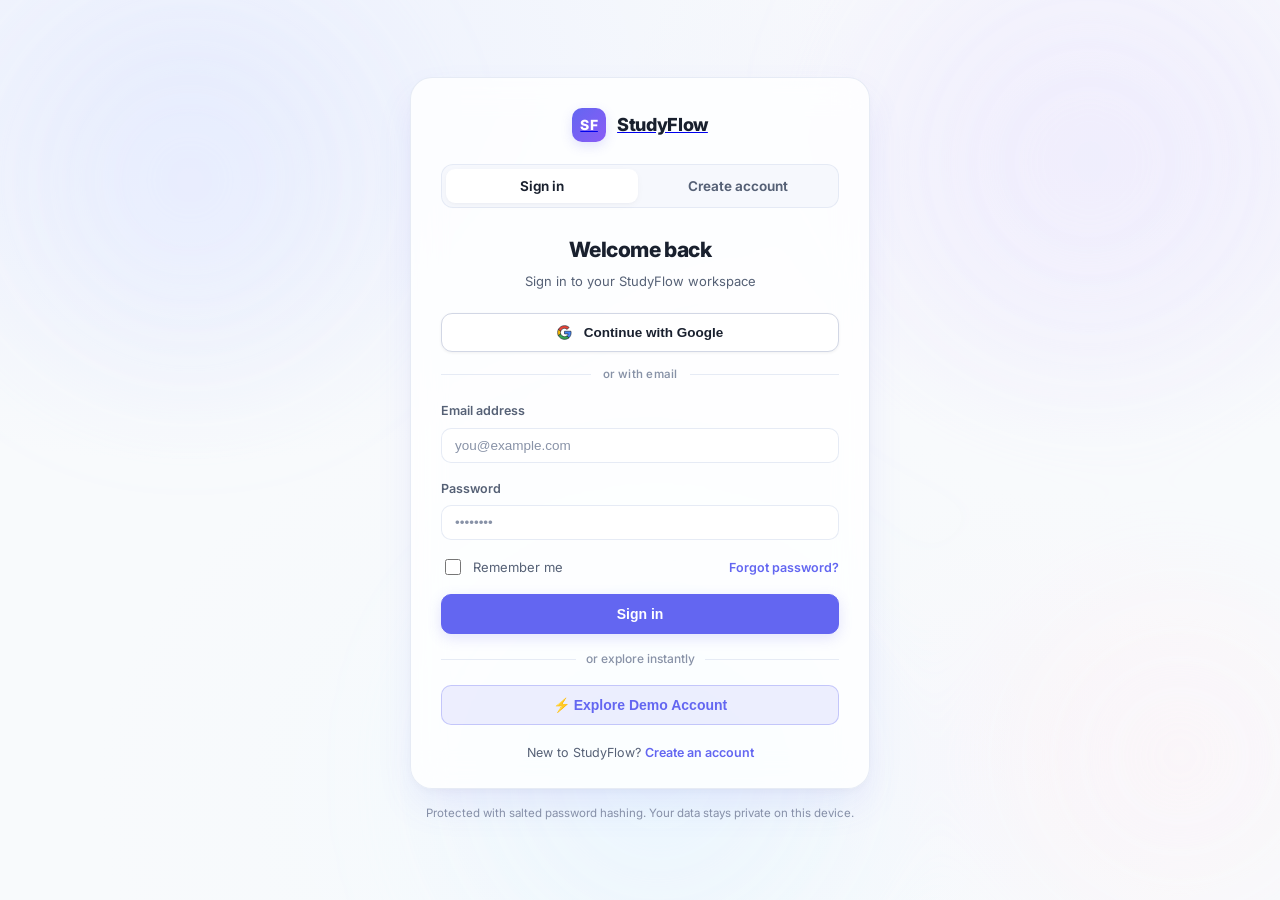
<file: index.html>
<!DOCTYPE html>
<html lang="en" data-theme="light">
<head>
  <meta charset="UTF-8">
  <meta name="viewport" content="width=device-width, initial-scale=1.0">
  <meta name="description" content="StudyFlow — your study operating system. Plan, focus, and track progress.">
  <title>Dashboard · StudyFlow</title>
  <link rel="preconnect" href="https://fonts.googleapis.com">
  <link rel="preconnect" href="https://fonts.gstatic.com" crossorigin>
  <link href="https://fonts.googleapis.com/css2?family=Inter:wght@400;500;600;700;800&display=swap" rel="stylesheet">
  <link rel="stylesheet" href="css/style.css">
  <link rel="stylesheet" href="css/dashboard.css">
  <link rel="stylesheet" href="css/ai-assistant.css">
  <link rel="stylesheet" href="css/responsive.css">
</head>
<body data-page="dashboard">

  <!-- Subtle Minimal Study-Themed Background Illustrations -->
  <div class="study-bg-layer" aria-hidden="true" style="position:fixed;top:0;left:0;right:0;bottom:0;width:100vw;height:100vh;pointer-events:none;z-index:0;overflow:hidden;margin:0;padding:0;">
    <svg class="study-bg-svg" viewBox="0 0 1600 1000" fill="none" xmlns="http://www.w3.org/2000/svg" preserveAspectRatio="xMidYMid slice" style="position:absolute;top:0;left:0;width:100%;height:100%;pointer-events:none;">
      <defs>
        <!-- Gradients for subtle line art strokes and fills -->
        <linearGradient id="study-stroke-indigo" x1="0%" y1="0%" x2="100%" y2="100%">
          <stop offset="0%" stop-color="#6366f1" stop-opacity="0.22" />
          <stop offset="100%" stop-color="#818cf8" stop-opacity="0.12" />
        </linearGradient>
        <linearGradient id="study-stroke-purple" x1="0%" y1="0%" x2="100%" y2="100%">
          <stop offset="0%" stop-color="#a855f7" stop-opacity="0.2" />
          <stop offset="100%" stop-color="#c084fc" stop-opacity="0.1" />
        </linearGradient>
        <linearGradient id="study-stroke-sky" x1="0%" y1="0%" x2="100%" y2="100%">
          <stop offset="0%" stop-color="#0ea5e9" stop-opacity="0.22" />
          <stop offset="100%" stop-color="#38bdf8" stop-opacity="0.12" />
        </linearGradient>
        <linearGradient id="study-stroke-frost" x1="0%" y1="0%" x2="100%" y2="100%">
          <stop offset="0%" stop-color="#ffffff" stop-opacity="0.8" />
          <stop offset="100%" stop-color="#e0e7ff" stop-opacity="0.3" />
        </linearGradient>

        <linearGradient id="study-fill-soft-indigo" x1="0%" y1="0%" x2="0%" y2="100%">
          <stop offset="0%" stop-color="#e0e7ff" stop-opacity="0.2" />
          <stop offset="100%" stop-color="#ede9fe" stop-opacity="0.04" />
        </linearGradient>
        <linearGradient id="study-fill-soft-purple" x1="0%" y1="0%" x2="0%" y2="100%">
          <stop offset="0%" stop-color="#ede9fe" stop-opacity="0.2" />
          <stop offset="100%" stop-color="#fdf4ff" stop-opacity="0.04" />
        </linearGradient>
        <linearGradient id="study-fill-soft-sky" x1="0%" y1="0%" x2="0%" y2="100%">
          <stop offset="0%" stop-color="#e0f2fe" stop-opacity="0.22" />
          <stop offset="100%" stop-color="#f0f9ff" stop-opacity="0.04" />
        </linearGradient>
        <linearGradient id="study-fill-frost" x1="0%" y1="0%" x2="100%" y2="100%">
          <stop offset="0%" stop-color="#ffffff" stop-opacity="0.55" />
          <stop offset="100%" stop-color="#ffffff" stop-opacity="0.12" />
        </linearGradient>

        <!-- Ambient Glow Mesh Orbs Filter -->
        <filter id="study-glow-blur" x="-20%" y="-20%" width="140%" height="140%">
          <feGaussianBlur stdDeviation="90" />
        </filter>
        <filter id="study-soft-blur" x="-20%" y="-20%" width="140%" height="140%">
          <feGaussianBlur stdDeviation="40" />
        </filter>
      </defs>

      <!-- Atmospheric Ambient Glow Orbs -->
      <g filter="url(#study-glow-blur)">
        <circle cx="280" cy="180" r="160" fill="#e0e7ff" fill-opacity="0.45" />
        <circle cx="1380" cy="220" r="220" fill="#ede9fe" fill-opacity="0.5" />
        <circle cx="920" cy="800" r="200" fill="#e0f2fe" fill-opacity="0.4" />
        <circle cx="1480" cy="820" r="180" fill="#fdf2f8" fill-opacity="0.35" />
      </g>

      <!-- ILLUSTRATION 1: Open Hardcover Study Book with Ribbon Bookmark (Top-Right) -->
      <g transform="translate(1220, 90) rotate(-5)" stroke-linecap="round" stroke-linejoin="round">
        <ellipse cx="140" cy="110" rx="160" ry="90" fill="url(#study-fill-soft-purple)" />
        <path d="M 140,40 C 90,26 25,32 -20,54 L -20,154 C 25,132 90,126 140,140 C 190,126 255,132 300,154 L 300,54 C 255,32 190,26 140,40 Z"
              fill="url(#study-fill-frost)" stroke="url(#study-stroke-purple)" stroke-width="1.6" />
        <path d="M 140,40 L 140,140" stroke="url(#study-stroke-indigo)" stroke-width="1.8" />
        <path d="M 136,41 L 136,141" stroke="url(#study-stroke-frost)" stroke-width="1.2" />
        <path d="M 144,41 L 144,141" stroke="url(#study-stroke-indigo)" stroke-width="1.2" stroke-opacity="0.6" />

        <path d="M 140,44 C 95,30 35,36 -14,58 L -14,148 C 35,128 95,122 140,136"
              fill="none" stroke="url(#study-stroke-indigo)" stroke-width="1.3" />
        <path d="M 140,48 C 100,34 45,40 -8,61 L -8,142 C 45,123 100,118 140,132"
              fill="none" stroke="url(#study-stroke-frost)" stroke-width="1" />

        <path d="M 140,44 C 185,30 245,36 294,58 L 294,148 C 245,128 185,122 140,136"
              fill="none" stroke="url(#study-stroke-purple)" stroke-width="1.3" />
        <path d="M 140,48 C 180,34 235,40 288,61 L 288,142 C 235,123 180,118 140,132"
              fill="none" stroke="url(#study-stroke-frost)" stroke-width="1" />

        <path d="M 140,136 C 137,162 147,180 138,206 L 144,200 L 150,206 C 143,180 148,162 143,136 Z"
              fill="url(#study-fill-soft-indigo)" stroke="url(#study-stroke-indigo)" stroke-width="1.4" />

        <line x1="8" y1="74" x2="115" y2="60" stroke="url(#study-stroke-indigo)" stroke-width="1.2" stroke-dasharray="8 6 14 5" />
        <line x1="8" y1="90" x2="118" y2="76" stroke="url(#study-stroke-indigo)" stroke-width="1.2" stroke-dasharray="12 5 18 6" />
        <line x1="12" y1="106" x2="112" y2="92" stroke="url(#study-stroke-indigo)" stroke-width="1.2" stroke-dasharray="10 6 12 6" />
        <line x1="16" y1="122" x2="90" y2="109" stroke="url(#study-stroke-indigo)" stroke-width="1.2" stroke-dasharray="6 4 10 4" />

        <line x1="165" y1="60" x2="272" y2="74" stroke="url(#study-stroke-purple)" stroke-width="1.2" stroke-dasharray="14 6 10 5" />
        <line x1="162" y1="76" x2="272" y2="90" stroke="url(#study-stroke-purple)" stroke-width="1.2" stroke-dasharray="10 5 16 6" />
        <line x1="168" y1="92" x2="268" y2="106" stroke="url(#study-stroke-purple)" stroke-width="1.2" stroke-dasharray="12 6 10 6" />
        <line x1="170" y1="109" x2="245" y2="122" stroke="url(#study-stroke-purple)" stroke-width="1.2" stroke-dasharray="8 4 12 4" />
      </g>

      <!-- ILLUSTRATION 2: Spiral-Bound Grid Notebook & Modern Stylus (Top-Left) -->
      <g transform="translate(180, 80) rotate(-6)" stroke-linecap="round" stroke-linejoin="round">
        <rect x="-10" y="-10" width="220" height="260" rx="20" fill="url(#study-fill-soft-indigo)" filter="url(#study-soft-blur)" />
        <rect x="0" y="0" width="190" height="230" rx="14"
              fill="url(#study-fill-frost)" stroke="url(#study-stroke-indigo)" stroke-width="1.6" />
        <rect x="24" y="16" width="150" height="198" rx="8"
              fill="none" stroke="url(#study-stroke-frost)" stroke-width="1.2" />

        <g stroke="url(#study-stroke-indigo)" stroke-width="1.4">
          <circle cx="12" cy="30" r="3" fill="#ffffff" fill-opacity="0.8" />
          <path d="M 6,28 C 0,30 0,36 8,36 C 14,36 15,30 11,29" />
          <circle cx="12" cy="56" r="3" fill="#ffffff" fill-opacity="0.8" />
          <path d="M 6,54 C 0,56 0,62 8,62 C 14,62 15,56 11,55" />
          <circle cx="12" cy="82" r="3" fill="#ffffff" fill-opacity="0.8" />
          <path d="M 6,80 C 0,82 0,88 8,88 C 14,88 15,82 11,81" />
          <circle cx="12" cy="108" r="3" fill="#ffffff" fill-opacity="0.8" />
          <path d="M 6,106 C 0,108 0,114 8,114 C 14,114 15,108 11,107" />
          <circle cx="12" cy="134" r="3" fill="#ffffff" fill-opacity="0.8" />
          <path d="M 6,132 C 0,134 0,140 8,140 C 14,140 15,134 11,133" />
          <circle cx="12" cy="160" r="3" fill="#ffffff" fill-opacity="0.8" />
          <path d="M 6,158 C 0,160 0,166 8,166 C 14,166 15,160 11,159" />
          <circle cx="12" cy="186" r="3" fill="#ffffff" fill-opacity="0.8" />
          <path d="M 6,184 C 0,186 0,192 8,192 C 14,192 15,186 11,185" />
          <circle cx="12" cy="212" r="3" fill="#ffffff" fill-opacity="0.8" />
          <path d="M 6,210 C 0,212 0,218 8,218 C 14,218 15,212 11,211" />
        </g>

        <g stroke="url(#study-stroke-sky)" stroke-width="0.8" stroke-dasharray="2 6">
          <line x1="40" y1="36" x2="160" y2="36" />
          <line x1="40" y1="56" x2="160" y2="56" />
          <line x1="40" y1="76" x2="160" y2="76" />
          <line x1="40" y1="96" x2="160" y2="96" />
          <line x1="40" y1="116" x2="160" y2="116" />
          <line x1="40" y1="136" x2="160" y2="136" />
          <line x1="40" y1="156" x2="160" y2="156" />
          <line x1="40" y1="176" x2="160" y2="176" />
          <line x1="40" y1="196" x2="160" y2="196" />
        </g>

        <rect x="40" y="50" width="8" height="8" rx="2" stroke="url(#study-stroke-indigo)" stroke-width="1.1" />
        <path d="M 42,54 L 44,56 L 47,52" stroke="url(#study-stroke-indigo)" stroke-width="1.1" />
        <line x1="56" y1="54" x2="140" y2="54" stroke="url(#study-stroke-indigo)" stroke-width="1.2" />

        <rect x="40" y="70" width="8" height="8" rx="2" stroke="url(#study-stroke-indigo)" stroke-width="1.1" />
        <path d="M 42,74 L 44,76 L 47,72" stroke="url(#study-stroke-indigo)" stroke-width="1.1" />
        <line x1="56" y1="74" x2="125" y2="74" stroke="url(#study-stroke-indigo)" stroke-width="1.2" />

        <rect x="40" y="90" width="8" height="8" rx="2" stroke="url(#study-stroke-indigo)" stroke-width="1.1" />
        <line x1="56" y1="94" x2="145" y2="94" stroke="url(#study-stroke-indigo)" stroke-width="1.2" stroke-dasharray="4 4" />

        <g transform="translate(130, 40) rotate(38)">
          <rect x="0" y="0" width="11" height="150" rx="3"
                fill="url(#study-fill-frost)" stroke="url(#study-stroke-indigo)" stroke-width="1.4" />
          <path d="M 3,18 L -3,18 L -3,55 L 3,55" stroke="url(#study-stroke-indigo)" stroke-width="1.3" />
          <line x1="1" y1="115" x2="10" y2="115" stroke="url(#study-stroke-indigo)" stroke-width="1" />
          <line x1="1" y1="122" x2="10" y2="122" stroke="url(#study-stroke-indigo)" stroke-width="1" />
          <line x1="1" y1="129" x2="10" y2="129" stroke="url(#study-stroke-indigo)" stroke-width="1" />
          <polygon points="0,150 11,150 5.5,168" fill="url(#study-fill-soft-indigo)" stroke="url(#study-stroke-indigo)" stroke-width="1.4" />
          <circle cx="5.5" cy="168" r="1" fill="#6366f1" />
        </g>
      </g>

      <!-- ILLUSTRATION 3: Stack of 3 Study Textbooks & Wireframe Glasses (Bottom-Right) -->
      <g transform="translate(1250, 680) rotate(3)" stroke-linecap="round" stroke-linejoin="round">
        <ellipse cx="140" cy="130" rx="170" ry="110" fill="url(#study-fill-soft-sky)" filter="url(#study-soft-blur)" />

        <!-- Book 1 (Bottom) -->
        <path d="M 10,180 C 10,180 5,210 10,230 L 260,215 C 255,195 260,165 260,165 Z"
              fill="url(#study-fill-frost)" stroke="url(#study-stroke-indigo)" stroke-width="1.6" />
        <path d="M 10,180 L 260,165 L 290,135 L 40,150 Z"
              fill="url(#study-fill-soft-indigo)" stroke="url(#study-stroke-indigo)" stroke-width="1.6" />
        <path d="M 260,165 L 290,135 L 290,185 L 260,215 Z"
              fill="url(#study-fill-frost)" stroke="url(#study-stroke-indigo)" stroke-width="1.5" />
        <line x1="264" y1="172" x2="286" y2="147" stroke="url(#study-stroke-frost)" stroke-width="1" />
        <line x1="264" y1="185" x2="286" y2="160" stroke="url(#study-stroke-frost)" stroke-width="1" />
        <line x1="264" y1="198" x2="286" y2="173" stroke="url(#study-stroke-frost)" stroke-width="1" />
        <line x1="45" y1="177" x2="45" y2="227" stroke="url(#study-stroke-indigo)" stroke-width="1.3" />
        <line x1="52" y1="176" x2="52" y2="226" stroke="url(#study-stroke-indigo)" stroke-width="1.3" />
        <line x1="215" y1="168" x2="215" y2="218" stroke="url(#study-stroke-indigo)" stroke-width="1.3" />
        <line x1="222" y1="167" x2="222" y2="217" stroke="url(#study-stroke-indigo)" stroke-width="1.3" />

        <!-- Book 2 (Middle) -->
        <g transform="translate(15, -35) rotate(-3)">
          <path d="M 15,160 C 15,160 10,188 15,205 L 245,190 C 240,173 245,145 245,145 Z"
                fill="url(#study-fill-frost)" stroke="url(#study-stroke-purple)" stroke-width="1.5" />
          <path d="M 15,160 L 245,145 L 270,120 L 40,135 Z"
                fill="url(#study-fill-soft-purple)" stroke="url(#study-stroke-purple)" stroke-width="1.5" />
          <path d="M 245,145 L 270,120 L 270,165 L 245,190 Z"
                fill="url(#study-fill-frost)" stroke="url(#study-stroke-purple)" stroke-width="1.4" />
          <path d="M 180,185 L 180,215 L 186,210 L 192,215 L 192,184"
                fill="url(#study-fill-soft-purple)" stroke="url(#study-stroke-purple)" stroke-width="1.2" />
        </g>

        <!-- Book 3 (Top) -->
        <g transform="translate(30, -70) rotate(4)">
          <path d="M 20,150 C 20,150 16,172 20,184 L 230,170 C 226,158 230,136 230,136 Z"
                fill="url(#study-fill-frost)" stroke="url(#study-stroke-sky)" stroke-width="1.5" />
          <path d="M 20,150 L 230,136 L 252,112 L 42,126 Z"
                fill="url(#study-fill-soft-sky)" stroke="url(#study-stroke-sky)" stroke-width="1.5" />
          <path d="M 230,136 L 252,112 L 252,148 L 230,170 Z"
                fill="url(#study-fill-frost)" stroke="url(#study-stroke-sky)" stroke-width="1.4" />
          <polygon points="125,128 145,123 155,134 135,139"
                   fill="none" stroke="url(#study-stroke-sky)" stroke-width="1.2" />
        </g>

        <!-- Wireframe Reading Spectacles -->
        <g transform="translate(10, 60) rotate(-12)">
          <circle cx="50" cy="50" r="22" fill="url(#study-fill-frost)" stroke="url(#study-stroke-indigo)" stroke-width="1.4" />
          <circle cx="105" cy="50" r="22" fill="url(#study-fill-frost)" stroke="url(#study-stroke-indigo)" stroke-width="1.4" />
          <path d="M 72,48 C 76,43 79,43 83,48" fill="none" stroke="url(#study-stroke-indigo)" stroke-width="1.4" />
          <path d="M 28,48 C 15,44 0,38 -15,32" fill="none" stroke="url(#study-stroke-indigo)" stroke-width="1.3" />
          <path d="M 127,48 C 140,44 155,38 170,32" fill="none" stroke="url(#study-stroke-indigo)" stroke-width="1.3" />
          <path d="M 40,38 C 52,35 58,40 60,48" stroke="url(#study-stroke-frost)" stroke-width="1.2" />
          <path d="M 95,38 C 107,35 113,40 115,48" stroke="url(#study-stroke-frost)" stroke-width="1.2" />
        </g>
      </g>

      <!-- ILLUSTRATION 4: Scholar Mortarboard Cap, Diploma & Triangle Ruler (Bottom-Left) -->
      <g transform="translate(140, 680) rotate(5)" stroke-linecap="round" stroke-linejoin="round">
        <ellipse cx="140" cy="120" rx="150" ry="90" fill="url(#study-fill-soft-purple)" filter="url(#study-soft-blur)" />

        <polygon points="120,40 220,70 120,100 20,70"
                 fill="url(#study-fill-frost)" stroke="url(#study-stroke-purple)" stroke-width="1.6" />
        <path d="M 60,78 L 60,110 C 60,135 180,135 180,110 L 180,78"
              fill="url(#study-fill-soft-purple)" stroke="url(#study-stroke-purple)" stroke-width="1.5" />
        <circle cx="120" cy="70" r="3.5" fill="#a855f7" stroke="url(#study-stroke-purple)" stroke-width="1" />
        <path d="M 120,70 C 145,72 175,85 190,115 L 194,145"
              fill="none" stroke="url(#study-stroke-indigo)" stroke-width="1.4" />
        <circle cx="194" cy="145" r="2.5" fill="none" stroke="url(#study-stroke-indigo)" stroke-width="1.2" />
        <polygon points="190,147 198,147 202,168 186,168"
                 fill="url(#study-fill-soft-indigo)" stroke="url(#study-stroke-indigo)" stroke-width="1.2" />

        <!-- Diploma Scroll -->
        <g transform="translate(170, 90) rotate(35)">
          <rect x="0" y="0" width="130" height="24" rx="12"
                fill="url(#study-fill-frost)" stroke="url(#study-stroke-indigo)" stroke-width="1.4" />
          <ellipse cx="12" cy="12" rx="10" ry="10" fill="url(#study-fill-soft-indigo)" stroke="url(#study-stroke-indigo)" stroke-width="1.2" />
          <path d="M 12,6 C 8,6 6,10 6,12 C 6,16 12,18 16,15" fill="none" stroke="url(#study-stroke-indigo)" stroke-width="1" />
          <rect x="58" y="-1" width="14" height="26" rx="3"
                fill="url(#study-fill-soft-purple)" stroke="url(#study-stroke-purple)" stroke-width="1.3" />
          <path d="M 65,25 L 58,45 L 64,42 L 70,47 L 69,25"
                fill="url(#study-fill-soft-purple)" stroke="url(#study-stroke-purple)" stroke-width="1.2" />
        </g>

        <!-- Drafting Ruler -->
        <g transform="translate(-10, 110) rotate(-18)">
          <polygon points="0,140 180,140 0,20"
                   fill="url(#study-fill-frost)" stroke="url(#study-stroke-sky)" stroke-width="1.5" />
          <polygon points="25,125 130,125 25,50"
                   fill="none" stroke="url(#study-stroke-sky)" stroke-width="1.3" />
          <line x1="25" y1="36" x2="33" y2="42" stroke="url(#study-stroke-sky)" stroke-width="1" />
          <line x1="45" y1="50" x2="55" y2="58" stroke="url(#study-stroke-sky)" stroke-width="1.3" />
          <line x1="65" y1="63" x2="73" y2="69" stroke="url(#study-stroke-sky)" stroke-width="1" />
          <line x1="85" y1="77" x2="95" y2="85" stroke="url(#study-stroke-sky)" stroke-width="1.3" />
          <line x1="105" y1="90" x2="113" y2="96" stroke="url(#study-stroke-sky)" stroke-width="1" />
          <line x1="125" y1="104" x2="135" y2="112" stroke="url(#study-stroke-sky)" stroke-width="1.3" />
          <line x1="145" y1="117" x2="153" y2="123" stroke="url(#study-stroke-sky)" stroke-width="1" />
        </g>
      </g>

      <!-- ILLUSTRATION 5: Focus Timer Clock, Insight Sparkles & Study Constellation -->
      <g transform="translate(820, 70)" stroke-linecap="round" stroke-linejoin="round">
        <circle cx="40" cy="40" r="38" fill="url(#study-fill-frost)" stroke="url(#study-stroke-indigo)" stroke-width="1.4" />
        <circle cx="40" cy="40" r="33" fill="none" stroke="url(#study-stroke-frost)" stroke-width="1" stroke-dasharray="3 7" />
        <line x1="40" y1="9" x2="40" y2="14" stroke="url(#study-stroke-indigo)" stroke-width="1.3" />
        <line x1="40" y1="66" x2="40" y2="71" stroke="url(#study-stroke-indigo)" stroke-width="1.3" />
        <line x1="9" y1="40" x2="14" y2="40" stroke="url(#study-stroke-indigo)" stroke-width="1.3" />
        <line x1="66" y1="40" x2="71" y2="40" stroke="url(#study-stroke-indigo)" stroke-width="1.3" />
        <line x1="40" y1="40" x2="26" y2="24" stroke="url(#study-stroke-indigo)" stroke-width="1.8" />
        <line x1="40" y1="40" x2="56" y2="22" stroke="url(#study-stroke-indigo)" stroke-width="1.4" />
        <circle cx="40" cy="40" r="2.5" fill="#6366f1" />
      </g>

      <!-- Lightbulb / Insight Spark (Mid-Right) -->
      <g transform="translate(1080, 480)" stroke-linecap="round" stroke-linejoin="round">
        <path d="M 20,0 C 9,0 0,9 0,20 C 0,27 4,33 9,37 L 9,45 L 31,45 L 31,37 C 36,33 40,27 40,20 C 40,9 31,0 20,0 Z"
              fill="url(#study-fill-frost)" stroke="url(#study-stroke-purple)" stroke-width="1.4" />
        <line x1="11" y1="48" x2="29" y2="48" stroke="url(#study-stroke-purple)" stroke-width="1.4" />
        <line x1="14" y1="52" x2="26" y2="52" stroke="url(#study-stroke-purple)" stroke-width="1.4" />
        <path d="M 14,24 L 17,14 L 23,14 L 26,24" fill="none" stroke="url(#study-stroke-indigo)" stroke-width="1.2" />
        <line x1="20" y1="-8" x2="20" y2="-15" stroke="url(#study-stroke-purple)" stroke-width="1.3" />
        <line x1="-3" y1="0" x2="-8" y2="-5" stroke="url(#study-stroke-purple)" stroke-width="1.3" />
        <line x1="43" y1="0" x2="48" y2="-5" stroke="url(#study-stroke-purple)" stroke-width="1.3" />
        <line x1="-8" y1="20" x2="-15" y2="20" stroke="url(#study-stroke-purple)" stroke-width="1.3" />
        <line x1="48" y1="20" x2="55" y2="20" stroke="url(#study-stroke-purple)" stroke-width="1.3" />
      </g>

      <!-- Sticky Note / Study Memo (Mid-Left) -->
      <g transform="translate(480, 520) rotate(-8)" stroke-linecap="round" stroke-linejoin="round">
        <path d="M 0,0 L 70,0 L 70,52 L 52,70 L 0,70 Z"
              fill="url(#study-fill-frost)" stroke="url(#study-stroke-indigo)" stroke-width="1.4" />
        <polygon points="52,70 52,52 70,52"
                 fill="url(#study-fill-soft-indigo)" stroke="url(#study-stroke-indigo)" stroke-width="1.2" />
        <line x1="12" y1="18" x2="58" y2="18" stroke="url(#study-stroke-indigo)" stroke-width="1.2" />
        <line x1="12" y1="30" x2="52" y2="30" stroke="url(#study-stroke-indigo)" stroke-width="1.2" />
        <line x1="12" y1="42" x2="42" y2="42" stroke="url(#study-stroke-indigo)" stroke-width="1.2" stroke-dasharray="4 3" />
      </g>

      <!-- Scattered Delicate 4-Point Sparkle Stars & Constellation Nodes -->
      <g fill="none" stroke-linecap="round" stroke-linejoin="round">
        <path d="M 450,110 Q 450,125 435,125 Q 450,125 450,140 Q 450,125 465,125 Q 450,125 450,110 Z"
              fill="url(#study-fill-frost)" stroke="url(#study-stroke-indigo)" stroke-width="1.2" />
        <path d="M 1150,140 Q 1150,152 1138,152 Q 1150,152 1150,164 Q 1150,152 1162,152 Q 1150,152 1150,140 Z"
              fill="url(#study-fill-frost)" stroke="url(#study-stroke-purple)" stroke-width="1.2" />
        <path d="M 1180,820 Q 1180,835 1165,835 Q 1180,835 1180,850 Q 1180,835 1195,835 Q 1180,835 1180,820 Z"
              fill="url(#study-fill-frost)" stroke="url(#study-stroke-sky)" stroke-width="1.2" />
        <path d="M 420,740 Q 420,750 410,750 Q 420,750 420,760 Q 420,750 430,750 Q 420,750 420,740 Z"
              fill="url(#study-fill-frost)" stroke="url(#study-stroke-purple)" stroke-width="1.2" />
        <path d="M 780,870 Q 780,882 768,882 Q 780,882 780,894 Q 780,882 792,882 Q 780,882 780,870 Z"
              fill="url(#study-fill-frost)" stroke="url(#study-stroke-indigo)" stroke-width="1.2" />

        <g stroke="url(#study-stroke-frost)" stroke-width="0.9" stroke-dasharray="3 5">
          <line x1="450" y1="125" x2="520" y2="160" />
          <line x1="520" y1="160" x2="600" y2="140" />
          <circle cx="520" cy="160" r="2.5" fill="#818cf8" fill-opacity="0.5" />
          <circle cx="600" cy="140" r="2" fill="#c084fc" fill-opacity="0.5" />

          <line x1="1020" y1="210" x2="1090" y2="180" />
          <line x1="1090" y1="180" x2="1150" y2="152" />
          <circle cx="1020" cy="210" r="2" fill="#38bdf8" fill-opacity="0.5" />
          <circle cx="1090" cy="180" r="2.5" fill="#818cf8" fill-opacity="0.5" />
        </g>
      </g>
    </svg>
  </div>

  <div class="app-layout">

    <aside class="sidebar" id="sidebar">
      <div class="sidebar-header">
        <a href="index.html" class="brand">
          <span class="brand-logo">SF</span>
          <span class="brand-name">StudyFlow</span>
        </a>
        <button class="icon-btn sidebar-close" id="sidebar-close" aria-label="Close navigation menu">
          <svg viewBox="0 0 24 24" fill="none" stroke="currentColor" stroke-width="2" stroke-linecap="round" stroke-linejoin="round"><line x1="18" y1="6" x2="6" y2="18"/><line x1="6" y1="6" x2="18" y2="18"/></svg>
        </button>
      </div>

      <nav class="sidebar-nav" aria-label="Primary">
        <a href="index.html" class="nav-link" data-nav="dashboard">
          <svg viewBox="0 0 24 24" fill="none" stroke-width="1.8" stroke-linecap="round" stroke-linejoin="round"><rect x="3" y="3" width="7" height="7" rx="1.5"/><rect x="14" y="3" width="7" height="7" rx="1.5"/><rect x="3" y="14" width="7" height="7" rx="1.5"/><rect x="14" y="14" width="7" height="7" rx="1.5"/></svg>
          <span>Dashboard</span>
        </a>
        <a href="planner.html" class="nav-link" data-nav="planner">
          <svg viewBox="0 0 24 24" fill="none" stroke-width="1.8" stroke-linecap="round" stroke-linejoin="round"><rect x="3" y="4" width="18" height="18" rx="2"/><line x1="16" y1="2" x2="16" y2="6"/><line x1="8" y1="2" x2="8" y2="6"/><line x1="3" y1="10" x2="21" y2="10"/></svg>
          <span>Planner</span>
        </a>
        <a href="subjects.html" class="nav-link" data-nav="subjects">
          <svg viewBox="0 0 24 24" fill="none" stroke-width="1.8" stroke-linecap="round" stroke-linejoin="round"><path d="M4 19.5A2.5 2.5 0 0 1 6.5 17H20"/><path d="M6.5 2H20v20H6.5A2.5 2.5 0 0 1 4 19.5v-15A2.5 2.5 0 0 1 6.5 2z"/></svg>
          <span>Subjects</span>
        </a>
        <a href="tasks.html" class="nav-link" data-nav="tasks">
          <svg viewBox="0 0 24 24" fill="none" stroke-width="1.8" stroke-linecap="round" stroke-linejoin="round"><path d="M22 11.08V12a10 10 0 1 1-5.93-9.14"/><polyline points="22 4 12 14.01 9 11.01"/></svg>
          <span>Tasks</span>
        </a>
        <a href="exams.html" class="nav-link" data-nav="exams">
          <svg viewBox="0 0 24 24" fill="none" stroke-width="1.8" stroke-linecap="round" stroke-linejoin="round"><circle cx="12" cy="12" r="10"/><circle cx="12" cy="12" r="6"/><circle cx="12" cy="12" r="2"/></svg>
          <span>Exams</span>
        </a>
        <a href="focus.html" class="nav-link" data-nav="focus">
          <svg viewBox="0 0 24 24" fill="none" stroke-width="1.8" stroke-linecap="round" stroke-linejoin="round"><circle cx="12" cy="12" r="10"/><polyline points="12 6 12 12 16 14"/></svg>
          <span>Focus</span>
        </a>
        <a href="analytics.html" class="nav-link" data-nav="analytics">
          <svg viewBox="0 0 24 24" fill="none" stroke-width="1.8" stroke-linecap="round" stroke-linejoin="round"><line x1="18" y1="20" x2="18" y2="10"/><line x1="12" y1="20" x2="12" y2="4"/><line x1="6" y1="20" x2="6" y2="14"/></svg>
          <span>Analytics</span>
        </a>
        <a href="notes.html" class="nav-link" data-nav="notes">
          <svg viewBox="0 0 24 24" fill="none" stroke-width="1.8" stroke-linecap="round" stroke-linejoin="round"><path d="M14 2H6a2 2 0 0 0-2 2v16a2 2 0 0 0 2 2h12a2 2 0 0 0 2-2V8z"/><polyline points="14 2 14 8 20 8"/><line x1="16" y1="13" x2="8" y2="13"/><line x1="16" y1="17" x2="8" y2="17"/></svg>
          <span>Notes</span>
        </a>
        <a href="settings.html" class="nav-link" data-nav="settings">
          <svg viewBox="0 0 24 24" fill="none" stroke-width="1.8" stroke-linecap="round" stroke-linejoin="round"><circle cx="12" cy="12" r="3"/><path d="M19.4 15a1.65 1.65 0 0 0 .33 1.82l.06.06a2 2 0 1 1-2.83 2.83l-.06-.06a1.65 1.65 0 0 0-1.82-.33 1.65 1.65 0 0 0-1 1.51V21a2 2 0 1 1-4 0v-.09A1.65 1.65 0 0 0 9 19.4a1.65 1.65 0 0 0-1.82.33l-.06.06a2 2 0 1 1-2.83-2.83l.06-.06a1.65 1.65 0 0 0 .33-1.82 1.65 1.65 0 0 0-1.51-1H3a2 2 0 1 1 0-4h.09A1.65 1.65 0 0 0 4.6 9a1.65 1.65 0 0 0-.33-1.82l-.06-.06a2 2 0 1 1 2.83-2.83l.06.06a1.65 1.65 0 0 0 1.82.33H9a1.65 1.65 0 0 0 1-1.51V3a2 2 0 1 1 4 0v.09a1.65 1.65 0 0 0 1 1.51 1.65 1.65 0 0 0 1.82-.33l.06-.06a2 2 0 1 1 2.83 2.83l-.06.06a1.65 1.65 0 0 0-.33 1.82V9a1.65 1.65 0 0 0 1.51 1H21a2 2 0 1 1 0 4h-.09a1.65 1.65 0 0 0-1.51 1z"/></svg>
          <span>Settings</span>
        </a>
      </nav>

      <div class="sidebar-footer">
        <div class="streak-mini">
          <span class="streak-flame" aria-hidden="true">&#128293;</span>
          <div>
            <div class="streak-label">Study streak</div>
            <div class="streak-value"><span id="sidebar-streak">0</span> days</div>
          </div>
        </div>
      </div>
    </aside>

    <div class="sidebar-backdrop" id="sidebar-backdrop"></div>

    <div class="main">
      <header class="topbar">
        <div class="topbar-left">
          <button class="icon-btn menu-toggle" id="menu-toggle" aria-label="Open navigation menu">
            <svg viewBox="0 0 24 24" fill="none" stroke="currentColor" stroke-width="2" stroke-linecap="round" stroke-linejoin="round"><line x1="3" y1="12" x2="21" y2="12"/><line x1="3" y1="6" x2="21" y2="6"/><line x1="3" y1="18" x2="21" y2="18"/></svg>
          </button>
          <div>
            <h1 class="page-title">Dashboard</h1>
            <p class="page-subtitle">Your study life at a glance</p>
          </div>
        </div>
        <div class="topbar-right">
          <button class="icon-btn" id="theme-toggle" aria-label="Toggle theme"></button>
        </div>
      </header>

      <main class="content">
        <section class="welcome">
          <div class="welcome-text">
            <div style="display:flex;align-items:center;gap:10px;flex-wrap:wrap;margin-bottom:4px;">
              <h2 id="welcome-greeting" style="margin:0;">Welcome back</h2>
              <span class="badge badge-info" id="welcome-class-badge" style="font-size:12px;padding:3px 10px;font-weight:700;display:none;"></span>
              <a href="onboarding.html?change=1&from=dashboard" id="welcome-change-class" class="auth-link" style="font-size:12px;font-weight:600;display:none;">Change</a>
            </div>
            <p id="welcome-date" style="margin:0;"></p>
          </div>
          <div class="welcome-actions row-wrap">
            <a href="planner.html" class="btn btn-soft btn-sm">
              <svg viewBox="0 0 24 24" fill="none" stroke="currentColor" stroke-width="2" stroke-linecap="round" stroke-linejoin="round"><line x1="12" y1="5" x2="12" y2="19"/><line x1="5" y1="12" x2="19" y2="12"/></svg>
              Add Study Session
            </a>
            <a href="tasks.html" class="btn btn-soft btn-sm">
              <svg viewBox="0 0 24 24" fill="none" stroke="currentColor" stroke-width="2" stroke-linecap="round" stroke-linejoin="round"><line x1="12" y1="5" x2="12" y2="19"/><line x1="5" y1="12" x2="19" y2="12"/></svg>
              Add Task
            </a>
            <a href="subjects.html" class="btn btn-soft btn-sm">
              <svg viewBox="0 0 24 24" fill="none" stroke="currentColor" stroke-width="2" stroke-linecap="round" stroke-linejoin="round"><line x1="12" y1="5" x2="12" y2="19"/><line x1="5" y1="12" x2="19" y2="12"/></svg>
              Add Subject
            </a>
            <a href="focus.html" class="btn btn-primary btn-sm">
              <svg viewBox="0 0 24 24" fill="none" stroke="currentColor" stroke-width="2" stroke-linecap="round" stroke-linejoin="round"><polygon points="5 3 19 12 5 21 5 3"/></svg>
              Start Focus Session
            </a>
          </div>
        </section>

        <!-- Overall Task & Study Session Completion Progress Bar -->
        <section class="card completion-card" aria-label="Overall completion progress">
          <div class="completion-header">
            <div class="completion-title-group">
              <span class="completion-icon" aria-hidden="true">
                <svg viewBox="0 0 24 24" fill="none" stroke="currentColor" stroke-width="2" stroke-linecap="round" stroke-linejoin="round">
                  <path d="M12 20V10M18 20V4M6 20v-4"/>
                </svg>
              </span>
              <div>
                <h2 class="completion-title">Overall Completion</h2>
                <p class="completion-sub" id="completion-summary">0 of 0 items completed</p>
              </div>
            </div>
            <div class="completion-metrics">
              <span class="completion-chip" id="task-completion-chip">
                <span class="chip-dot dot-task"></span>
                <span id="task-completion-text">0/0 Tasks</span>
              </span>
              <span class="completion-chip" id="session-completion-chip">
                <span class="chip-dot dot-session"></span>
                <span id="session-completion-text">0/0 Sessions</span>
              </span>
              <span class="completion-badge" id="completion-pct-badge">0%</span>
            </div>
          </div>
          <div class="completion-bar-wrap">
            <div class="completion-progress-track" role="progressbar" aria-valuemin="0" aria-valuemax="100" aria-valuenow="0" id="completion-progressbar">
              <div class="completion-progress-fill" id="completion-progress-fill" style="width: 0%;">
                <span class="completion-glow"></span>
              </div>
            </div>
          </div>
        </section>

        <section class="stats-grid" aria-label="Study statistics">
          <div class="stat-card">
            <span class="stat-icon ic-primary">
              <svg viewBox="0 0 24 24" fill="none" stroke-width="1.9" stroke-linecap="round" stroke-linejoin="round"><circle cx="12" cy="12" r="10"/><polyline points="12 6 12 12 16 14"/></svg>
            </span>
            <div class="stat-info">
              <div class="stat-value" id="stat-hours">0h</div>
              <div class="stat-label">Study hours this week</div>
              <div class="stat-trend" id="stat-hours-trend"></div>
            </div>
          </div>
          <div class="stat-card">
            <span class="stat-icon ic-success">
              <svg viewBox="0 0 24 24" fill="none" stroke-width="1.9" stroke-linecap="round" stroke-linejoin="round"><path d="M22 11.08V12a10 10 0 1 1-5.93-9.14"/><polyline points="22 4 12 14.01 9 11.01"/></svg>
            </span>
            <div class="stat-info">
              <div class="stat-value" id="stat-tasks">0</div>
              <div class="stat-label">Tasks completed</div>
              <div class="stat-trend" id="stat-tasks-trend"></div>
            </div>
          </div>
          <div class="stat-card">
            <span class="stat-icon ic-warning">
              <svg viewBox="0 0 24 24" fill="none" stroke-width="1.9" stroke-linecap="round" stroke-linejoin="round"><path d="M8.5 14.5A2.5 2.5 0 0 0 11 12c0-1.38-.5-2-1-3-1.072-2.143-.224-4.054 2-6 .5 2.5 2 4.9 4 6.5 2 1.6 3 3.5 3 5.5a7 7 0 1 1-14 0c0-1.153.433-2.294 1-3a2.5 2.5 0 0 0 2.5 2.5z"/></svg>
            </span>
            <div class="stat-info">
              <div class="stat-value" id="stat-streak">0</div>
              <div class="stat-label">Day streak</div>
              <div class="stat-trend">Keep it going &#128170;</div>
            </div>
          </div>
          <div class="stat-card">
            <span class="stat-icon ic-info">
              <svg viewBox="0 0 24 24" fill="none" stroke-width="1.9" stroke-linecap="round" stroke-linejoin="round"><path d="M22 11.08V12a10 10 0 1 1-5.93-9.14"/><polyline points="22 4 12 14.01 9 11.01"/></svg>
            </span>
            <div class="stat-info">
              <div class="stat-value" id="stat-progress">0%</div>
              <div class="stat-label">Overall progress</div>
              <div class="stat-trend">Across all subjects</div>
            </div>
          </div>
        </section>

        <section class="dashboard-grid">
          <div class="card dash-card">
            <div class="card-header">
              <h2 class="card-title">
                <svg viewBox="0 0 24 24" fill="none" stroke-width="1.9" stroke-linecap="round" stroke-linejoin="round"><rect x="3" y="4" width="18" height="18" rx="2"/><line x1="16" y1="2" x2="16" y2="6"/><line x1="8" y1="2" x2="8" y2="6"/><line x1="3" y1="10" x2="21" y2="10"/></svg>
                Today&rsquo;s Schedule
              </h2>
              <a href="planner.html" class="btn btn-ghost btn-sm">Open planner</a>
            </div>
            <div class="card-body" id="today-schedule"></div>
          </div>

          <div class="card dash-card">
            <div class="card-header">
              <h2 class="card-title">
                <svg viewBox="0 0 24 24" fill="none" stroke-width="1.9" stroke-linecap="round" stroke-linejoin="round"><path d="M4 19.5A2.5 2.5 0 0 1 6.5 17H20"/><path d="M6.5 2H20v20H6.5A2.5 2.5 0 0 1 4 19.5v-15A2.5 2.5 0 0 1 6.5 2z"/></svg>
                Subject Progress
              </h2>
              <a href="subjects.html" class="btn btn-ghost btn-sm">Manage</a>
            </div>
            <div class="card-body" id="subject-progress"></div>
          </div>

          <div class="card dash-card">
            <div class="card-header">
              <h2 class="card-title">
                <svg viewBox="0 0 24 24" fill="none" stroke-width="1.9" stroke-linecap="round" stroke-linejoin="round"><circle cx="12" cy="12" r="10"/><circle cx="12" cy="12" r="6"/><circle cx="12" cy="12" r="2"/></svg>
                Upcoming Exams
              </h2>
              <a href="exams.html" class="btn btn-ghost btn-sm">View all</a>
            </div>
            <div class="card-body" id="upcoming-exams"></div>
          </div>

          <div class="card dash-card">
            <div class="card-header">
              <h2 class="card-title">
                <svg viewBox="0 0 24 24" fill="none" stroke-width="1.9" stroke-linecap="round" stroke-linejoin="round"><circle cx="12" cy="12" r="10"/><line x1="12" y1="8" x2="12" y2="12"/><line x1="12" y1="16" x2="12.01" y2="16"/></svg>
                Quick Actions
              </h2>
            </div>
            <div class="card-body">
              <div class="quick-actions">
                <a href="planner.html" class="quick-action">
                  <span class="qa-icon ic-primary"><svg viewBox="0 0 24 24" fill="none" stroke-width="1.9" stroke-linecap="round" stroke-linejoin="round"><rect x="3" y="4" width="18" height="18" rx="2"/><line x1="16" y1="2" x2="16" y2="6"/><line x1="8" y1="2" x2="8" y2="6"/></svg></span>
                  <span>
                    <strong>Plan study session</strong>
                    <small>Schedule focused work</small>
                  </span>
                </a>
                <a href="tasks.html" class="quick-action">
                  <span class="qa-icon ic-success"><svg viewBox="0 0 24 24" fill="none" stroke-width="1.9" stroke-linecap="round" stroke-linejoin="round"><path d="M9 11l3 3L22 4"/><path d="M21 12v7a2 2 0 0 1-2 2H5a2 2 0 0 1-2-2V5a2 2 0 0 1 2-2h11"/></svg></span>
                  <span>
                    <strong>Add a task</strong>
                    <small>Capture assignments</small>
                  </span>
                </a>
                <a href="subjects.html" class="quick-action">
                  <span class="qa-icon ic-warning"><svg viewBox="0 0 24 24" fill="none" stroke-width="1.9" stroke-linecap="round" stroke-linejoin="round"><path d="M4 19.5A2.5 2.5 0 0 1 6.5 17H20"/><path d="M6.5 2H20v20H6.5A2.5 2.5 0 0 1 4 19.5v-15A2.5 2.5 0 0 1 6.5 2z"/></svg></span>
                  <span>
                    <strong>Manage subjects</strong>
                    <small>Track chapter progress</small>
                  </span>
                </a>
                <a href="focus.html" class="quick-action">
                  <span class="qa-icon ic-info"><svg viewBox="0 0 24 24" fill="none" stroke-width="1.9" stroke-linecap="round" stroke-linejoin="round"><polygon points="5 3 19 12 5 21 5 3"/></svg></span>
                  <span>
                    <strong>Start focus timer</strong>
                    <small>25 min deep work</small>
                  </span>
                </a>
              </div>
            </div>
          </div>
        </section>
      </main>
    </div>
  </div>

  <script src="js/class-presets.js?v=4"></script>
  <script src="js/auth.js?v=4"></script>
  <script src="js/storage.js?v=4"></script>
  <script src="js/utils.js?v=4"></script>
  <script src="js/theme.js?v=4"></script>
  <script src="js/ai-assistant.js?v=4"></script>
  <script src="js/app.js?v=4"></script>
  <script src="js/dashboard.js?v=4"></script>
</body>
</html>
</file>
<file: css/style.css>
/* ==========================================================================
   StudyFlow — Shared Design System
   ========================================================================== */

/* ---------- Design Tokens ---------- */
:root {
  --bg-primary: #f8fafc;
  --bg-secondary: #f1f4f9;
  --bg-card: rgba(255, 255, 255, 0.82);
  --bg-card-solid: #ffffff;
  --bg-input: rgba(255, 255, 255, 0.9);
  --bg-hover: rgba(240, 243, 252, 0.8);
  --bg-sunken: rgba(243, 246, 252, 0.75);

  --text-primary: #19202e;
  --text-secondary: #566176;
  --text-muted: #8892a7;

  --border: rgba(226, 232, 244, 0.85);
  --border-strong: #d2d7e5;
  --card-border-highlight: rgba(255, 255, 255, 0.95);

  --primary: #6366f1;
  --primary-hover: #4f51e8;
  --primary-soft: rgba(99, 102, 241, 0.1);
  --primary-soft-strong: rgba(99, 102, 241, 0.18);
  --primary-border: rgba(99, 102, 241, 0.3);

  --success: #10b981;
  --success-soft: rgba(16, 185, 129, 0.1);
  --warning: #f59e0b;
  --warning-soft: rgba(245, 158, 11, 0.12);
  --danger: #ef4444;
  --danger-soft: rgba(239, 68, 68, 0.1);
  --info: #0ea5e9;
  --info-soft: rgba(14, 165, 233, 0.1);

  --shadow-sm: 0 2px 8px -1px rgba(27, 33, 48, 0.04), 0 1px 3px rgba(27, 33, 48, 0.02);
  --shadow-md: 0 8px 24px -4px rgba(99, 102, 241, 0.08), 0 2px 6px -1px rgba(27, 33, 48, 0.03);
  --shadow-lg: 0 18px 40px -6px rgba(99, 102, 241, 0.12), 0 4px 12px -2px rgba(27, 33, 48, 0.04);
  --shadow-color: rgba(27, 33, 48, 0.04);

  --radius-sm: 8px;
  --radius: 12px;
  --radius-lg: 16px;

  --sidebar-width: 252px;
  --topbar-height: 66px;

  --glass-blur: 16px;
  --glass-saturate: 180%;

  --font-ui: 'Inter', -apple-system, BlinkMacSystemFont, 'Segoe UI', Roboto,
    Helvetica, Arial, sans-serif;
  --font-mono: ui-monospace, 'SF Mono', 'Cascadia Mono', Menlo, Consolas, monospace;
}

[data-theme='dark'] {
  --bg-primary: #0d1017;
  --bg-secondary: #141824;
  --bg-card: rgba(25, 30, 43, 0.78);
  --bg-card-solid: #191e2b;
  --bg-input: #131724;
  --bg-hover: #222838;
  --bg-sunken: #12161f;

  --text-primary: #e7eaf3;
  --text-secondary: #a0a8ba;
  --text-muted: #6d7691;

  --border: #252c3d;
  --border-strong: #333c52;
  --card-border-highlight: rgba(255, 255, 255, 0.08);

  --primary: #818cf8;
  --primary-hover: #93a0fb;
  --primary-soft: rgba(129, 140, 248, 0.14);
  --primary-soft-strong: rgba(129, 140, 248, 0.24);
  --primary-border: rgba(129, 140, 248, 0.4);

  --success: #34d399;
  --success-soft: rgba(52, 211, 153, 0.14);
  --warning: #fbbf24;
  --warning-soft: rgba(251, 191, 36, 0.15);
  --danger: #f87171;
  --danger-soft: rgba(248, 113, 113, 0.14);
  --info: #38bdf8;
  --info-soft: rgba(56, 189, 248, 0.14);

  --shadow-sm: 0 1px 2px rgba(0, 0, 0, 0.35);
  --shadow-md: 0 4px 14px rgba(0, 0, 0, 0.35);
  --shadow-lg: 0 14px 36px rgba(0, 0, 0, 0.45);
  --shadow-color: rgba(0, 0, 0, 0.3);
}

[data-theme='rainbow'] {
  --bg-primary: #fbf9ff;
  --bg-secondary: #f4edff;
  --bg-card: rgba(255, 255, 255, 0.85);
  --bg-card-solid: #ffffff;
  --bg-input: rgba(255, 255, 255, 0.92);
  --bg-hover: rgba(248, 238, 255, 0.85);
  --bg-sunken: rgba(247, 240, 255, 0.78);

  --text-primary: #1e1735;
  --text-secondary: #5a4e75;
  --text-muted: #8d7f9f;

  --border: rgba(230, 216, 250, 0.85);
  --border-strong: #d5c2f3;
  --card-border-highlight: rgba(255, 255, 255, 0.95);

  --primary: #9333ea;
  --primary-hover: #7e22ce;
  --primary-soft: rgba(168, 85, 247, 0.12);
  --primary-soft-strong: rgba(168, 85, 247, 0.22);
  --primary-border: rgba(168, 85, 247, 0.35);

  --success: #10b981;
  --success-soft: rgba(16, 185, 129, 0.12);
  --warning: #f59e0b;
  --warning-soft: rgba(245, 158, 11, 0.14);
  --danger: #ef4444;
  --danger-soft: rgba(239, 68, 68, 0.12);
  --info: #06b6d4;
  --info-soft: rgba(6, 182, 212, 0.12);

  --shadow-sm: 0 2px 8px -1px rgba(147, 51, 234, 0.06), 0 1px 3px rgba(30, 23, 53, 0.02);
  --shadow-md: 0 8px 26px -4px rgba(168, 85, 247, 0.14), 0 2px 6px -1px rgba(30, 23, 53, 0.03);
  --shadow-lg: 0 18px 42px -6px rgba(168, 85, 247, 0.2), 0 4px 12px -2px rgba(30, 23, 53, 0.04);
  --shadow-color: rgba(147, 51, 234, 0.06);
}

/* ---------- Reset ---------- */
*,
*::before,
*::after {
  box-sizing: border-box;
}

html,
body {
  margin: 0;
  padding: 0;
}

html {
  -webkit-text-size-adjust: 100%;
}

body {
  font-family: var(--font-ui);
  font-size: 14px;
  line-height: 1.55;
  color: var(--text-primary);
  background-color: var(--bg-primary);
  background-image:
    radial-gradient(1100px 650px at 15% 8%, rgba(224, 231, 255, 0.5) 0%, transparent 60%),
    radial-gradient(900px 550px at 86% 16%, rgba(237, 233, 254, 0.45) 0%, transparent 55%),
    radial-gradient(1000px 750px at 50% 88%, rgba(240, 249, 255, 0.45) 0%, transparent 55%),
    radial-gradient(600px 500px at 82% 82%, rgba(253, 242, 248, 0.35) 0%, transparent 50%);
  background-attachment: fixed;
  -webkit-font-smoothing: antialiased;
  text-rendering: optimizeLegibility;
  position: relative;
  min-height: 100vh;
}

[data-theme='dark'] body {
  background-image:
    radial-gradient(1000px 600px at 15% 10%, rgba(129, 140, 248, 0.05) 0%, transparent 55%),
    radial-gradient(850px 500px at 85% 18%, rgba(168, 85, 247, 0.04) 0%, transparent 50%),
    radial-gradient(900px 700px at 50% 85%, rgba(56, 189, 248, 0.035) 0%, transparent 50%);
}

[data-theme='rainbow'] body {
  background-image:
    radial-gradient(1050px 650px at 8% 8%, rgba(254, 202, 202, 0.5) 0%, transparent 55%),
    radial-gradient(950px 580px at 45% 6%, rgba(254, 240, 138, 0.45) 0%, transparent 50%),
    radial-gradient(900px 620px at 88% 12%, rgba(187, 247, 208, 0.45) 0%, transparent 52%),
    radial-gradient(950px 700px at 92% 82%, rgba(191, 219, 254, 0.5) 0%, transparent 55%),
    radial-gradient(850px 600px at 15% 85%, rgba(233, 213, 255, 0.5) 0%, transparent 50%),
    radial-gradient(750px 500px at 50% 50%, rgba(251, 207, 232, 0.4) 0%, transparent 50%);
}

/* ---------- Ambient Background Illustrations Layer ---------- */
.study-bg-layer {
  position: fixed !important;
  top: 0 !important;
  left: 0 !important;
  right: 0 !important;
  bottom: 0 !important;
  width: 100vw !important;
  height: 100vh !important;
  height: 100dvh !important;
  pointer-events: none !important;
  z-index: 0 !important;
  overflow: hidden !important;
  user-select: none !important;
  margin: 0 !important;
  padding: 0 !important;
  opacity: 0.92;
  transition: opacity 0.3s ease;
}

[data-theme='dark'] .study-bg-layer {
  opacity: 0.28;
}

.study-bg-svg {
  width: 100% !important;
  height: 100% !important;
  position: absolute !important;
  top: 0 !important;
  left: 0 !important;
  display: block !important;
  pointer-events: none !important;
}

/* ---------- App Layout ---------- */
.app-layout {
  display: flex;
  min-height: 100vh;
  position: relative;
  z-index: 1;
}

.sidebar {
  position: fixed;
  inset: 0 auto 0 0;
  width: var(--sidebar-width);
  display: flex;
  flex-direction: column;
  background: color-mix(in srgb, var(--bg-card-solid) 88%, transparent);
  -webkit-backdrop-filter: blur(18px) saturate(180%);
  backdrop-filter: blur(18px) saturate(180%);
  border-right: 1px solid var(--border);
  z-index: 40;
  transition: transform 0.25s ease;
}

.main {
  flex: 1;
  margin-left: var(--sidebar-width);
  min-width: 0;
  display: flex;
  flex-direction: column;
  min-height: 100vh;
  position: relative;
  z-index: 1;
}

.content {
  flex: 1;
  padding: 28px 32px 48px;
  max-width: 1240px;
  width: 100%;
  margin: 0 auto;
  position: relative;
  z-index: 1;
}

/* ---------- Sidebar ---------- */
.sidebar-header {
  display: flex;
  align-items: center;
  justify-content: space-between;
  height: var(--topbar-height);
  padding: 0 18px;
  border-bottom: 1px solid var(--border);
  flex-shrink: 0;
}

.brand {
  display: flex;
  align-items: center;
  gap: 11px;
}

.brand-logo {
  width: 34px;
  height: 34px;
  border-radius: 10px;
  background: linear-gradient(135deg, var(--primary), #8b5cf6);
  color: #fff;
  font-weight: 800;
  font-size: 14px;
  letter-spacing: 0.02em;
  display: inline-flex;
  align-items: center;
  justify-content: center;
  box-shadow: 0 4px 12px var(--primary-soft-strong);
}

.brand-name {
  font-size: 16px;
  font-weight: 800;
  letter-spacing: -0.02em;
  color: var(--text-primary);
}

.sidebar-nav {
  flex: 1;
  overflow-y: auto;
  padding: 16px 12px;
  display: flex;
  flex-direction: column;
  gap: 2px;
}

.nav-section-label {
  font-size: 11px;
  font-weight: 700;
  text-transform: uppercase;
  letter-spacing: 0.08em;
  color: var(--text-muted);
  padding: 10px 12px 6px;
}

.nav-link {
  display: flex;
  align-items: center;
  gap: 12px;
  padding: 10px 12px;
  border-radius: 10px;
  color: var(--text-secondary);
  font-weight: 550;
  font-size: 13.5px;
  transition: background 0.15s ease, color 0.15s ease;
}

.nav-link svg {
  width: 18px;
  height: 18px;
  flex-shrink: 0;
  stroke: currentColor;
}

.nav-link:hover {
  background: var(--bg-hover);
  color: var(--text-primary);
}

.nav-link.active {
  background: var(--primary-soft);
  color: var(--primary);
  font-weight: 650;
}

.sidebar-footer {
  padding: 14px 16px;
  border-top: 1px solid var(--border);
  flex-shrink: 0;
}

.streak-mini {
  display: flex;
  align-items: center;
  gap: 10px;
  background: var(--bg-sunken);
  border: 1px solid var(--border);
  border-radius: var(--radius);
  padding: 10px 12px;
}

.streak-mini .streak-flame {
  width: 32px;
  height: 32px;
  border-radius: 9px;
  background: var(--warning-soft);
  color: var(--warning);
  display: inline-flex;
  align-items: center;
  justify-content: center;
  font-size: 15px;
}

.streak-mini .streak-label {
  font-size: 10.5px;
  color: var(--text-muted);
  font-weight: 600;
  text-transform: uppercase;
  letter-spacing: 0.06em;
}

.streak-mini .streak-value {
  font-size: 14px;
  font-weight: 700;
  color: var(--text-primary);
}

.sidebar-close {
  display: none;
}

.sidebar-backdrop {
  display: none;
}

/* ---------- Topbar ---------- */
.topbar {
  position: sticky;
  top: 0;
  z-index: 30;
  height: var(--topbar-height);
  display: flex;
  align-items: center;
  justify-content: space-between;
  gap: 16px;
  padding: 0 32px;
  background: color-mix(in srgb, var(--bg-card-solid) 82%, transparent);
  -webkit-backdrop-filter: blur(18px) saturate(180%);
  backdrop-filter: blur(18px) saturate(180%);
  border-bottom: 1px solid var(--border);
}

.topbar-left {
  display: flex;
  align-items: center;
  gap: 14px;
  min-width: 0;
}

.menu-toggle {
  display: none;
}

.page-title {
  font-size: 19px;
  font-weight: 750;
  letter-spacing: -0.02em;
}

.page-subtitle {
  font-size: 12.5px;
  color: var(--text-secondary);
  margin-top: 1px;
}

.topbar-right {
  display: flex;
  align-items: center;
  gap: 10px;
}

/* ---------- Buttons ---------- */
.btn {
  display: inline-flex;
  align-items: center;
  justify-content: center;
  gap: 8px;
  border: 1px solid var(--border);
  background: var(--bg-card);
  color: var(--text-primary);
  font-size: 13px;
  font-weight: 600;
  padding: 9px 15px;
  border-radius: 10px;
  cursor: pointer;
  transition: background 0.15s ease, border-color 0.15s ease, color 0.15s ease,
    box-shadow 0.15s ease, transform 0.1s ease;
  white-space: nowrap;
}

.btn svg { width: 15px; height: 15px; stroke: currentColor; }

.btn:hover { background: var(--bg-hover); border-color: var(--border-strong); }
.btn:active { transform: translateY(1px); }

.btn-primary {
  background: var(--primary);
  border-color: var(--primary);
  color: #fff;
  box-shadow: 0 4px 14px var(--primary-soft-strong);
}
.btn-primary:hover {
  background: var(--primary-hover);
  border-color: var(--primary-hover);
  color: #fff;
}

.btn-ghost {
  background: transparent;
  border-color: transparent;
  color: var(--text-secondary);
}
.btn-ghost:hover { background: var(--bg-hover); color: var(--text-primary); }

.btn-soft {
  background: var(--primary-soft);
  border-color: var(--primary-border);
  color: var(--primary);
}
.btn-soft:hover { background: var(--primary-soft-strong); color: var(--primary); }

.btn-danger {
  background: var(--danger);
  border-color: var(--danger);
  color: #fff;
}
.btn-danger:hover { background: #dc2626; border-color: #dc2626; color: #fff; }

.btn-danger-ghost {
  background: var(--danger-soft);
  border-color: transparent;
  color: var(--danger);
}
.btn-danger-ghost:hover { background: var(--danger-soft); color: var(--danger); }

.btn-sm { padding: 6px 11px; font-size: 12px; border-radius: 8px; gap: 6px; }
.btn-sm svg { width: 13px; height: 13px; }
.btn-block { width: 100%; }
.btn:disabled { opacity: 0.55; cursor: not-allowed; }

.icon-btn {
  display: inline-flex;
  align-items: center;
  justify-content: center;
  width: 38px;
  height: 38px;
  border-radius: 10px;
  border: 1px solid var(--border);
  background: var(--bg-card);
  color: var(--text-secondary);
  cursor: pointer;
  transition: background 0.15s ease, color 0.15s ease, border-color 0.15s ease;
}
.icon-btn svg { width: 18px; height: 18px; stroke: currentColor; }
.icon-btn:hover { background: var(--bg-hover); color: var(--text-primary); border-color: var(--border-strong); }

.icon-btn.icon-btn-primary { background: var(--primary); border-color: var(--primary); color: #fff; }
.icon-btn.icon-btn-primary:hover { background: var(--primary-hover); }

/* ---------- Cards ---------- */
.card {
  background: var(--bg-card);
  backdrop-filter: blur(var(--glass-blur)) saturate(var(--glass-saturate));
  -webkit-backdrop-filter: blur(var(--glass-blur)) saturate(var(--glass-saturate));
  border: 1px solid var(--border);
  border-radius: var(--radius-lg);
  box-shadow: var(--shadow-sm);
  transition: transform 0.2s cubic-bezier(0.16, 1, 0.3, 1), box-shadow 0.2s cubic-bezier(0.16, 1, 0.3, 1), border-color 0.2s ease;
}

.card-pad { padding: 20px; }

.card-header {
  display: flex;
  align-items: center;
  justify-content: space-between;
  gap: 12px;
  padding: 18px 20px;
  border-bottom: 1px solid var(--border);
}

.card-title {
  font-size: 15px;
  font-weight: 700;
  display: flex;
  align-items: center;
  gap: 9px;
}

.card-title svg { width: 16px; height: 16px; stroke: var(--primary); }

.card-body { padding: 20px; }

/* ---------- Stat Cards ---------- */
.stat-card {
  background: var(--bg-card);
  backdrop-filter: blur(var(--glass-blur)) saturate(var(--glass-saturate));
  -webkit-backdrop-filter: blur(var(--glass-blur)) saturate(var(--glass-saturate));
  border: 1px solid var(--border);
  border-radius: var(--radius-lg);
  padding: 18px;
  box-shadow: var(--shadow-sm);
  display: flex;
  align-items: flex-start;
  gap: 14px;
  position: relative;
  overflow: hidden;
  transition: transform 0.2s cubic-bezier(0.16, 1, 0.3, 1), box-shadow 0.2s cubic-bezier(0.16, 1, 0.3, 1), border-color 0.2s ease;
}

.stat-card:hover {
  transform: translateY(-2px);
  box-shadow: var(--shadow-md);
  border-color: var(--primary-border);
}

.stat-icon {
  width: 42px;
  height: 42px;
  border-radius: 12px;
  display: inline-flex;
  align-items: center;
  justify-content: center;
  flex-shrink: 0;
}
.stat-icon svg { width: 20px; height: 20px; stroke: currentColor; }
.stat-icon.ic-primary { background: var(--primary-soft); color: var(--primary); }
.stat-icon.ic-success { background: var(--success-soft); color: var(--success); }
.stat-icon.ic-warning { background: var(--warning-soft); color: var(--warning); }
.stat-icon.ic-info { background: var(--info-soft); color: var(--info); }
.stat-icon.ic-danger { background: var(--danger-soft); color: var(--danger); }

.stat-info { min-width: 0; }
.stat-value {
  font-size: 26px;
  font-weight: 800;
  letter-spacing: -0.03em;
  line-height: 1.1;
}
.stat-label {
  font-size: 12px;
  color: var(--text-secondary);
  font-weight: 550;
  margin-top: 2px;
}
.stat-trend {
  font-size: 11.5px;
  margin-top: 6px;
  color: var(--text-muted);
  display: flex;
  align-items: center;
  gap: 5px;
}
.stat-trend .up { color: var(--success); font-weight: 600; }
.stat-trend .down { color: var(--danger); font-weight: 600; }

/* ---------- Badges & Chips ---------- */
.badge {
  display: inline-flex;
  align-items: center;
  gap: 5px;
  font-size: 11.5px;
  font-weight: 650;
  padding: 3px 9px;
  border-radius: 999px;
  line-height: 1.4;
  white-space: nowrap;
}
.badge svg { width: 12px; height: 12px; stroke: currentColor; }

.badge-primary { background: var(--primary-soft); color: var(--primary); }
.badge-success { background: var(--success-soft); color: var(--success); }
.badge-warning { background: var(--warning-soft); color: var(--warning); }
.badge-danger { background: var(--danger-soft); color: var(--danger); }
.badge-info { background: var(--info-soft); color: var(--info); }
.badge-muted { background: var(--bg-hover); color: var(--text-secondary); }

.badge-outline {
  background: transparent;
  border: 1px solid var(--border-strong);
  color: var(--text-secondary);
}

.pill {
  display: inline-flex;
  align-items: center;
  gap: 7px;
  padding: 7px 13px;
  border-radius: 999px;
  border: 1px solid var(--border);
  background: var(--bg-card);
  color: var(--text-secondary);
  font-size: 12.5px;
  font-weight: 600;
  cursor: pointer;
  transition: all 0.15s ease;
  white-space: nowrap;
}
.pill:hover { border-color: var(--border-strong); color: var(--text-primary); }
.pill.active {
  background: var(--primary-soft);
  border-color: var(--primary-border);
  color: var(--primary);
}

/* ---------- Forms ---------- */
.form-field { margin-bottom: 16px; }
.form-field label {
  display: block;
  font-size: 12.5px;
  font-weight: 600;
  color: var(--text-secondary);
  margin-bottom: 7px;
}
.form-field .required-mark { color: var(--danger); }
.form-hint { font-size: 11.5px; color: var(--text-muted); margin-top: 5px; }
.form-error { font-size: 11.5px; color: var(--danger); margin-top: 5px; font-weight: 550; }

.input,
.select,
.textarea {
  width: 100%;
  padding: 9px 13px;
  border: 1px solid var(--border);
  border-radius: 10px;
  background: var(--bg-input);
  color: var(--text-primary);
  font-size: 13.5px;
  transition: border-color 0.15s ease, box-shadow 0.15s ease;
}
.input::placeholder,
.textarea::placeholder { color: var(--text-muted); }

.input:focus,
.select:focus,
.textarea:focus {
  outline: none;
  border-color: var(--primary);
  box-shadow: 0 0 0 3px var(--primary-soft);
}

.input.invalid,
.select.invalid,
.textarea.invalid {
  border-color: var(--danger);
  box-shadow: 0 0 0 3px var(--danger-soft);
}

.textarea { resize: vertical; min-height: 96px; }

.select {
  appearance: none;
  -webkit-appearance: none;
  background-image: url("data:image/svg+xml;charset=utf-8,%3Csvg xmlns='http://www.w3.org/2000/svg' width='12' height='12' viewBox='0 0 24 24' fill='none' stroke='%238b93a5' stroke-width='2.4' stroke-linecap='round' stroke-linejoin='round'%3E%3Cpolyline points='6 9 12 15 18 9'/%3E%3C/svg%3E");
  background-repeat: no-repeat;
  background-position: right 12px center;
  padding-right: 36px;
  cursor: pointer;
}

.checkbox-row {
  display: flex;
  align-items: center;
  gap: 9px;
  cursor: pointer;
  font-size: 13px;
  color: var(--text-secondary);
  user-select: none;
}
.checkbox-row input[type='checkbox'] {
  width: 16px;
  height: 16px;
  accent-color: var(--primary);
  cursor: pointer;
}

.input-group {
  display: flex;
  align-items: center;
  gap: 10px;
}

/* ---------- Progress Bar ---------- */
.progress {
  height: 8px;
  background: var(--bg-sunken);
  border-radius: 999px;
  overflow: hidden;
  width: 100%;
}
.progress-bar {
  height: 100%;
  border-radius: 999px;
  background: var(--primary);
  transition: width 0.4s ease;
}
.progress-bar.success { background: var(--success); }
.progress-bar.warning { background: var(--warning); }
.progress-bar.danger { background: var(--danger); }

/* ---------- Search ---------- */
.search-box {
  position: relative;
  flex: 1;
  min-width: 200px;
}
.search-box svg {
  position: absolute;
  left: 12px;
  top: 50%;
  transform: translateY(-50%);
  width: 16px;
  height: 16px;
  stroke: var(--text-muted);
  pointer-events: none;
}
.search-box .input { padding-left: 36px; }

/* ---------- Modal ---------- */
.modal-overlay {
  position: fixed;
  inset: 0;
  background: rgba(10, 13, 22, 0.55);
  z-index: 90;
  display: flex;
  align-items: center;
  justify-content: center;
  padding: 20px;
  opacity: 0;
  pointer-events: none;
  transition: opacity 0.2s ease;
}
.modal-overlay.open {
  opacity: 1;
  pointer-events: auto;
}
.modal-overlay.backdrop-clickable { cursor: pointer; }
.modal-overlay.backdrop-clickable > * { cursor: auto; }

.modal {
  background: var(--bg-card);
  border: 1px solid var(--border);
  border-radius: var(--radius-lg);
  width: 100%;
  max-width: 520px;
  max-height: calc(100vh - 60px);
  display: flex;
  flex-direction: column;
  box-shadow: var(--shadow-lg);
  transform: translateY(12px) scale(0.98);
  transition: transform 0.2s ease;
  overflow: hidden;
}
.modal-overlay.open .modal { transform: translateY(0) scale(1); }

.modal.modal-sm { max-width: 400px; }
.modal.modal-lg { max-width: 680px; }

.modal-header {
  display: flex;
  align-items: center;
  justify-content: space-between;
  gap: 12px;
  padding: 17px 20px;
  border-bottom: 1px solid var(--border);
  flex-shrink: 0;
}
.modal-title { font-size: 15.5px; font-weight: 700; }

.modal-body {
  padding: 20px;
  overflow-y: auto;
}

.modal-footer {
  display: flex;
  align-items: center;
  justify-content: flex-end;
  gap: 10px;
  padding: 14px 20px;
  border-top: 1px solid var(--border);
  flex-shrink: 0;
}

/* ---------- Toast ---------- */
.toast-container {
  position: fixed;
  top: 18px;
  right: 18px;
  z-index: 120;
  display: flex;
  flex-direction: column;
  gap: 10px;
  max-width: 360px;
}

.toast {
  display: flex;
  align-items: flex-start;
  gap: 11px;
  background: var(--bg-card);
  border: 1px solid var(--border);
  border-left: 3px solid var(--primary);
  border-radius: 12px;
  box-shadow: var(--shadow-md);
  padding: 12px 14px;
  animation: toastIn 0.25s ease;
  font-size: 13px;
  font-weight: 550;
  color: var(--text-primary);
}

.toast.success { border-left-color: var(--success); }
.toast.error { border-left-color: var(--danger); }
.toast.warning { border-left-color: var(--warning); }

.toast-icon { margin-top: 1px; flex-shrink: 0; }
.toast.success .toast-icon { color: var(--success); }
.toast.error .toast-icon { color: var(--danger); }
.toast.warning .toast-icon { color: var(--warning); }
.toast.success svg, .toast.error svg, .toast.warning svg { width: 16px; height: 16px; stroke: currentColor; }

.toast-message { flex: 1; line-height: 1.45; }

.toast.hide { animation: toastOut 0.2s ease forwards; }

@keyframes toastIn {
  from { opacity: 0; transform: translateX(24px); }
  to { opacity: 1; transform: translateX(0); }
}
@keyframes toastOut {
  to { opacity: 0; transform: translateX(24px); }
}

/* ---------- Empty State ---------- */
.empty-state {
  text-align: center;
  padding: 44px 20px;
  color: var(--text-muted);
}
.empty-state .empty-icon {
  width: 56px;
  height: 56px;
  margin: 0 auto 14px;
  border-radius: 16px;
  background: var(--bg-sunken);
  border: 1px solid var(--border);
  display: flex;
  align-items: center;
  justify-content: center;
  color: var(--text-muted);
}
.empty-state .empty-icon svg { width: 26px; height: 26px; stroke: currentColor; }
.empty-state h3 { font-size: 14.5px; color: var(--text-secondary); margin-bottom: 4px; }
.empty-state p { font-size: 12.5px; max-width: 300px; margin: 0 auto 14px; }

/* ---------- Tables ---------- */
.table-wrap {
  overflow-x: auto;
  border-radius: var(--radius-lg);
}
.table {
  width: 100%;
  border-collapse: collapse;
  font-size: 13px;
}
.table th {
  text-align: left;
  font-size: 11.5px;
  font-weight: 700;
  text-transform: uppercase;
  letter-spacing: 0.06em;
  color: var(--text-muted);
  padding: 12px 16px;
  border-bottom: 1px solid var(--border);
  background: var(--bg-sunken);
  white-space: nowrap;
}
.table td {
  padding: 13px 16px;
  border-bottom: 1px solid var(--border);
  vertical-align: middle;
}
.table tbody tr:last-child td { border-bottom: none; }
.table tbody tr { transition: background 0.12s ease; }
.table tbody tr:hover { background: var(--bg-hover); }

/* ---------- Grid utilities ---------- */
.grid { display: grid; gap: 16px; }
.grid-cols-2 { grid-template-columns: repeat(2, minmax(0, 1fr)); }
.grid-cols-3 { grid-template-columns: repeat(3, minmax(0, 1fr)); }
.grid-cols-4 { grid-template-columns: repeat(4, minmax(0, 1fr)); }
.grid-cols-auto { grid-template-columns: repeat(auto-fill, minmax(240px, 1fr)); }

/* ---------- Misc ---------- */
.visually-hidden {
  position: absolute;
  width: 1px;
  height: 1px;
  padding: 0;
  margin: -1px;
  overflow: hidden;
  clip: rect(0 0 0 0);
  white-space: nowrap;
  border: 0;
}

.select-wrap { position: relative; }

.btn-group {
  display: inline-flex;
  border: 1px solid var(--border);
  border-radius: 10px;
  overflow: hidden;
  background: var(--bg-card);
}
.btn-group .btn {
  border: none;
  border-radius: 0;
  box-shadow: none;
  background: transparent;
}
.btn-group .btn + .btn { border-left: 1px solid var(--border); }
.btn-group .btn.is-active {
  background: var(--primary-soft);
  color: var(--primary);
}

.row { display: flex; align-items: center; gap: 10px; }
.row-between { display: flex; align-items: center; justify-content: space-between; gap: 12px; }
.row-wrap { display: flex; align-items: center; flex-wrap: wrap; gap: 10px; }
.flex-1 { flex: 1; min-width: 0; }
.mt-4 { margin-top: 16px; }
.mt-6 { margin-top: 24px; }
.mb-6 { margin-bottom: 24px; }
.hidden { display: none !important; }
.muted { color: var(--text-muted); }
.text-sm { font-size: 12.5px; }
.text-xs { font-size: 11.5px; }
.text-lg { font-size: 15px; }
.fw-bold { font-weight: 700; }
.truncate { overflow: hidden; text-overflow: ellipsis; white-space: nowrap; }

.divider { height: 1px; background: var(--border); border: none; margin: 18px 0; }

.section-head {
  display: flex;
  align-items: center;
  justify-content: space-between;
  gap: 12px;
  margin-bottom: 16px;
}
.section-head h2 { font-size: 16px; font-weight: 700; }
.section-head .sub { font-size: 12.5px; color: var(--text-secondary); margin-top: 2px; }

/* Color dot */
.dot { width: 10px; height: 10px; border-radius: 999px; display: inline-block; flex-shrink: 0; }

/* Skeleton loading */
.skeleton {
  background: linear-gradient(90deg, var(--bg-sunken) 25%, var(--bg-hover) 50%, var(--bg-sunken) 75%);
  background-size: 200% 100%;
  animation: shimmer 1.3s infinite;
  border-radius: 8px;
}
@keyframes shimmer {
  0% { background-position: 200% 0; }
  100% { background-position: -200% 0; }
}

@media (prefers-reduced-motion: reduce) {
  * { animation-duration: 0.01ms !important; transition-duration: 0.01ms !important; }
}

/* ---------- Profile widget (top-right) ---------- */
.profile-widget { position: relative; }

.profile-trigger {
  display: flex;
  align-items: center;
  gap: 10px;
  padding: 5px 10px 5px 6px;
  border: 1px solid var(--border);
  background: var(--bg-card);
  border-radius: 999px;
  cursor: pointer;
  font-family: var(--font-ui);
  transition: background 0.15s ease, border-color 0.15s ease;
}
.profile-trigger:hover { background: var(--bg-hover); border-color: var(--border-strong); }
.profile-trigger.open { border-color: var(--primary-border); background: var(--bg-hover); }

.profile-avatar {
  width: 32px;
  height: 32px;
  border-radius: 50%;
  object-fit: cover;
  background: var(--bg-sunken);
  border: 1px solid var(--border);
}

.profile-meta {
  display: flex;
  flex-direction: column;
  align-items: flex-start;
  line-height: 1.15;
  min-width: 0;
}
.profile-name {
  font-size: 12.5px;
  font-weight: 650;
  color: var(--text-primary);
  max-width: 140px;
  overflow: hidden;
  text-overflow: ellipsis;
  white-space: nowrap;
}
.profile-email {
  font-size: 11px;
  color: var(--text-muted);
  max-width: 150px;
  overflow: hidden;
  text-overflow: ellipsis;
  white-space: nowrap;
}
.profile-caret { width: 14px; height: 14px; stroke: var(--text-muted); transition: transform 0.15s ease; }
.profile-trigger.open .profile-caret { transform: rotate(180deg); }

.profile-menu {
  position: absolute;
  top: calc(100% + 8px);
  right: 0;
  min-width: 248px;
  background: var(--bg-card);
  -webkit-backdrop-filter: blur(18px) saturate(180%);
  backdrop-filter: blur(18px) saturate(180%);
  border: 1px solid var(--border);
  border-radius: 14px;
  box-shadow: var(--shadow-lg);
  padding: 8px;
  opacity: 0;
  transform: translateY(-6px) scale(0.98);
  pointer-events: none;
  transition: opacity 0.16s ease, transform 0.16s ease;
  z-index: 60;
}
.profile-menu.open {
  opacity: 1;
  transform: translateY(0) scale(1);
  pointer-events: auto;
}

.profile-menu-header {
  display: flex;
  align-items: center;
  gap: 12px;
  padding: 8px 10px 12px;
  border-bottom: 1px solid var(--border);
  margin-bottom: 6px;
}
.profile-menu-avatar {
  width: 44px;
  height: 44px;
  border-radius: 12px;
  object-fit: cover;
  background: var(--bg-sunken);
  border: 1px solid var(--border);
  flex-shrink: 0;
}
.profile-menu-id { min-width: 0; }
.profile-menu-name {
  font-size: 13.5px;
  font-weight: 700;
  color: var(--text-primary);
  overflow: hidden;
  text-overflow: ellipsis;
  white-space: nowrap;
}
.profile-menu-email {
  font-size: 11.5px;
  color: var(--text-muted);
  overflow: hidden;
  text-overflow: ellipsis;
  white-space: nowrap;
}

.profile-menu-item {
  display: flex;
  align-items: center;
  gap: 10px;
  width: 100%;
  text-align: left;
  padding: 9px 10px;
  border: none;
  background: transparent;
  border-radius: 9px;
  font-family: var(--font-ui);
  font-size: 13px;
  font-weight: 550;
  color: var(--text-secondary);
  cursor: pointer;
  transition: background 0.12s ease, color 0.12s ease;
}
.profile-menu-item svg { width: 16px; height: 16px; stroke: currentColor; flex-shrink: 0; }
.profile-menu-item:hover { background: var(--bg-hover); color: var(--text-primary); }
.profile-menu-logout { color: var(--danger); }
.profile-menu-logout:hover { background: var(--danger-soft); color: var(--danger); }

/* ---------- Auth gate (shown while redirecting to login) ---------- */

.auth-gate {
  position: fixed;
  inset: 0;
  z-index: 999;
  display: flex;
  align-items: center;
  justify-content: center;
  background: color-mix(in srgb, var(--bg-primary) 88%, transparent);
  backdrop-filter: blur(10px);
  -webkit-backdrop-filter: blur(10px);
}

.auth-gate-card {
  display: flex;
  flex-direction: column;
  align-items: center;
  gap: 10px;
  background: var(--bg-card);
  border: 1px solid var(--border);
  border-radius: 18px;
  padding: 28px 34px;
  box-shadow: var(--shadow-lg);
  text-align: center;
}

.auth-gate-logo {
  width: 42px;
  height: 42px;
  border-radius: 13px;
  background: linear-gradient(135deg, var(--primary), #8b5cf6);
  color: #fff;
  font-weight: 800;
  font-size: 16px;
  display: inline-flex;
  align-items: center;
  justify-content: center;
  box-shadow: 0 6px 16px var(--primary-soft-strong);
}

.auth-gate-title { font-size: 15px; font-weight: 700; }
.auth-gate-sub { font-size: 12.5px; color: var(--text-secondary); }
.auth-gate-spinner {
  width: 22px;
  height: 22px;
  margin-top: 4px;
  border: 2.5px solid var(--primary-soft-strong);
  border-top-color: var(--primary);
  border-radius: 50%;
  animation: authSpin 0.7s linear infinite;
}

@keyframes authSpin { to { transform: rotate(360deg); } }

/* ---------- Demo code notice + code input (auth + profile modal) ---------- */

.auth-demo-code {
  display: flex;
  align-items: center;
  justify-content: center;
  gap: 10px;
  flex-wrap: wrap;
  background: var(--bg-sunken);
  border: 1px solid var(--border);
  border-radius: 12px;
  padding: 11px 14px;
  margin-bottom: 16px;
  font-size: 12px;
  color: var(--text-secondary);
}

.auth-demo-code code {
  font-family: var(--font-mono);
  font-size: 16px;
  font-weight: 700;
  letter-spacing: 0.12em;
  color: var(--primary);
  background: var(--primary-soft);
  border: 1px solid var(--primary-border);
  border-radius: 8px;
  padding: 3px 10px;
}

.input-code {
  text-align: center;
  font-family: var(--font-mono);
  font-size: 20px;
  font-weight: 700;
  letter-spacing: 0.35em;
  padding: 12px;
}

/* ---------- Rainbow Theme Accent Enhancements ---------- */
[data-theme='rainbow'] .brand-logo {
  background: linear-gradient(135deg, #ef4444, #f59e0b, #10b981, #06b6d4, #6366f1, #ec4899);
  background-size: 200% 200%;
  animation: rainbow-shift 6s ease infinite;
  box-shadow: 0 4px 14px rgba(236, 72, 153, 0.35);
}

[data-theme='rainbow'] .btn-primary {
  background: linear-gradient(135deg, #ec4899, #8b5cf6, #3b82f6);
  background-size: 200% 200%;
  border-color: transparent;
  box-shadow: 0 4px 14px rgba(139, 92, 246, 0.28);
}
[data-theme='rainbow'] .btn-primary:hover {
  background: linear-gradient(135deg, #f43f5e, #9333ea, #2563eb);
  box-shadow: 0 6px 18px rgba(236, 72, 153, 0.35);
}

[data-theme='rainbow'] .nav-link.active {
  background: linear-gradient(135deg, rgba(236, 72, 153, 0.12), rgba(139, 92, 246, 0.14), rgba(59, 130, 246, 0.12));
  color: #9333ea;
}

[data-theme='rainbow'] .btn-group .btn.is-active,
[data-theme='rainbow'] .btn-group .btn.active {
  background: linear-gradient(135deg, rgba(236, 72, 153, 0.14), rgba(139, 92, 246, 0.16), rgba(59, 130, 246, 0.14));
  color: #9333ea;
  font-weight: 700;
}

@keyframes rainbow-shift {
  0% { background-position: 0% 50%; }
  50% { background-position: 100% 50%; }
  100% { background-position: 0% 50%; }
}
</file>
<file: css/dashboard.css>
/* ==========================================================================
   StudyFlow — Dashboard
   ========================================================================== */

.welcome {
  display: flex;
  align-items: center;
  justify-content: space-between;
  gap: 18px;
  flex-wrap: wrap;
  margin-bottom: 24px;
}

.welcome h2 {
  font-size: 26px;
  font-weight: 800;
  letter-spacing: -0.03em;
}

.welcome p {
  color: var(--text-secondary);
  margin-top: 3px;
  font-size: 13px;
}

/* Overall Completion Progress Card */
.completion-card {
  padding: 18px 22px;
  margin-bottom: 22px;
  background: var(--bg-card);
  backdrop-filter: blur(var(--glass-blur)) saturate(var(--glass-saturate));
  -webkit-backdrop-filter: blur(var(--glass-blur)) saturate(var(--glass-saturate));
  border: 1px solid var(--border);
  border-radius: var(--radius-lg);
  box-shadow: var(--shadow-sm);
  transition: transform 0.2s cubic-bezier(0.16, 1, 0.3, 1), box-shadow 0.2s ease, border-color 0.2s ease;
}

.completion-card:hover {
  border-color: var(--primary-border);
  box-shadow: var(--shadow-md);
}

.completion-header {
  display: flex;
  align-items: center;
  justify-content: space-between;
  gap: 16px;
  flex-wrap: wrap;
  margin-bottom: 14px;
}

.completion-title-group {
  display: flex;
  align-items: center;
  gap: 12px;
}

.completion-icon {
  width: 38px;
  height: 38px;
  border-radius: 11px;
  background: var(--primary-soft);
  color: var(--primary);
  display: inline-flex;
  align-items: center;
  justify-content: center;
  flex-shrink: 0;
}
.completion-icon svg { width: 18px; height: 18px; stroke: currentColor; }

.completion-title {
  font-size: 15px;
  font-weight: 750;
  letter-spacing: -0.01em;
}

.completion-sub {
  font-size: 12px;
  color: var(--text-secondary);
  margin-top: 1px;
}

.completion-metrics {
  display: flex;
  align-items: center;
  gap: 10px;
  flex-wrap: wrap;
}

.completion-chip {
  display: inline-flex;
  align-items: center;
  gap: 6px;
  font-size: 12px;
  font-weight: 600;
  padding: 5px 10px;
  border-radius: 8px;
  background: var(--bg-sunken);
  border: 1px solid var(--border);
  color: var(--text-secondary);
}

.chip-dot {
  width: 7px;
  height: 7px;
  border-radius: 999px;
  flex-shrink: 0;
}
.chip-dot.dot-task { background: var(--success); }
.chip-dot.dot-session { background: var(--primary); }

.completion-badge {
  display: inline-flex;
  align-items: center;
  justify-content: center;
  font-size: 14px;
  font-weight: 800;
  padding: 5px 12px;
  border-radius: 999px;
  background: var(--primary);
  color: #fff;
  box-shadow: 0 2px 10px var(--primary-soft-strong);
  letter-spacing: -0.02em;
  font-variant-numeric: tabular-nums;
  min-width: 52px;
}

.completion-bar-wrap {
  position: relative;
  width: 100%;
}

.completion-progress-track {
  width: 100%;
  height: 10px;
  background: var(--bg-sunken);
  border-radius: 999px;
  overflow: hidden;
  position: relative;
  border: 1px solid var(--border);
}

.completion-progress-fill {
  height: 100%;
  border-radius: 999px;
  background: linear-gradient(90deg, var(--primary) 0%, #8b5cf6 55%, var(--success) 100%);
  transition: width 0.8s cubic-bezier(0.16, 1, 0.3, 1);
  position: relative;
  overflow: hidden;
}

[data-theme='rainbow'] .completion-progress-fill {
  background: linear-gradient(90deg, #ef4444 0%, #f59e0b 25%, #10b981 50%, #06b6d4 75%, #8b5cf6 100%);
  background-size: 200% 100%;
  animation: rainbow-shift 5s linear infinite;
}

.completion-glow {
  position: absolute;
  inset: 0;
  background: linear-gradient(90deg, transparent, rgba(255, 255, 255, 0.4), transparent);
  animation: progress-shimmer 2.2s infinite;
}

@keyframes progress-shimmer {
  0% { transform: translateX(-100%); }
  100% { transform: translateX(100%); }
}

.stats-grid {
  display: grid;
  grid-template-columns: repeat(4, minmax(0, 1fr));
  gap: 16px;
  margin-bottom: 24px;
}

.dashboard-grid {
  display: grid;
  grid-template-columns: 1fr 1fr;
  gap: 18px;
}

.dash-card { min-width: 0; }

/* Today's schedule */
.session-item {
  display: flex;
  align-items: center;
  gap: 12px;
  padding: 11px 0;
  border-bottom: 1px solid var(--border);
}
.session-item:last-child { border-bottom: none; }

.session-time {
  font-size: 12px;
  font-weight: 650;
  color: var(--text-muted);
  font-variant-numeric: tabular-nums;
  width: 46px;
  flex-shrink: 0;
}

.session-info { flex: 1; min-width: 0; }
.session-info strong {
  font-size: 13px;
  display: block;
  color: var(--text-primary);
  white-space: nowrap;
  overflow: hidden;
  text-overflow: ellipsis;
}
.session-info small {
  color: var(--text-secondary);
  font-size: 11.5px;
}

/* Subject progress rows */
.subject-row {
  display: flex;
  align-items: center;
  gap: 12px;
  padding: 9px 0;
}
.subject-row .subject-name {
  width: 120px;
  font-size: 13px;
  font-weight: 600;
  white-space: nowrap;
  overflow: hidden;
  text-overflow: ellipsis;
}
.subject-row .progress { flex: 1; }
.subject-row .subject-pct {
  width: 44px;
  text-align: right;
  font-size: 12px;
  font-weight: 700;
  font-variant-numeric: tabular-nums;
}

/* Upcoming exams */
.exam-item {
  display: flex;
  align-items: center;
  gap: 12px;
  padding: 11px 0;
  border-bottom: 1px solid var(--border);
}
.exam-item:last-child { border-bottom: none; }

.exam-date-badge {
  width: 46px;
  height: 46px;
  border-radius: 12px;
  background: var(--bg-sunken);
  border: 1px solid var(--border);
  display: flex;
  flex-direction: column;
  align-items: center;
  justify-content: center;
  flex-shrink: 0;
}
.exam-date-badge .d { font-size: 16px; font-weight: 800; line-height: 1; }
.exam-date-badge .m { font-size: 10px; font-weight: 650; text-transform: uppercase; color: var(--text-muted); }

.exam-info { flex: 1; min-width: 0; }
.exam-info strong { font-size: 13px; display: block; white-space: nowrap; overflow: hidden; text-overflow: ellipsis; }
.exam-info small { color: var(--text-secondary); font-size: 11.5px; }

/* Quick actions */
.quick-actions {
  display: grid;
  grid-template-columns: 1fr 1fr;
  gap: 12px;
}

.quick-action {
  display: flex;
  align-items: center;
  gap: 12px;
  padding: 14px;
  border: 1px solid var(--border);
  border-radius: var(--radius);
  background: var(--bg-sunken);
  backdrop-filter: blur(10px);
  -webkit-backdrop-filter: blur(10px);
  color: var(--text-primary);
  transition: border-color 0.2s ease, background 0.2s ease, transform 0.2s cubic-bezier(0.16, 1, 0.3, 1), box-shadow 0.2s ease;
}
.quick-action:hover {
  border-color: var(--primary-border);
  background: var(--bg-hover);
  transform: translateY(-2px);
  box-shadow: var(--shadow-sm);
}
.quick-action strong { font-size: 13px; display: block; }
.quick-action small { font-size: 11.5px; color: var(--text-muted); }

.qa-icon {
  width: 40px;
  height: 40px;
  border-radius: 11px;
  display: inline-flex;
  align-items: center;
  justify-content: center;
  flex-shrink: 0;
  transition: transform 0.2s ease;
}
.quick-action:hover .qa-icon {
  transform: scale(1.05);
}
.qa-icon svg { width: 18px; height: 18px; stroke: currentColor; }

/* Empty states inside cards */
.inline-empty {
  text-align: center;
  color: var(--text-muted);
  font-size: 12.5px;
  padding: 22px 8px;
}

@media (max-width: 900px) {
  .dashboard-grid { grid-template-columns: 1fr; }
}
</file>
<file: css/ai-assistant.css>
/* ==========================================================================
   StudyFlow — AI Study Assistant Styles
   Modern floating trigger, slide-out chat drawer, rich markdown/math layout,
   interactive quizzes, flashcards, voice waveforms, and multi-modal input.
   ========================================================================== */

/* ---------- Floating Trigger Button ---------- */

.ai-trigger-btn {
  position: fixed;
  bottom: 24px;
  right: 24px;
  z-index: 998;
  height: 54px;
  padding: 0 18px 0 14px;
  border-radius: 999px;
  background: linear-gradient(135deg, var(--primary) 0%, #8b5cf6 50%, #ec4899 100%);
  color: #ffffff;
  border: 1.5px solid rgba(255, 255, 255, 0.3);
  box-shadow: 0 10px 28px -4px rgba(99, 102, 241, 0.48), 0 4px 12px rgba(0, 0, 0, 0.12);
  display: flex;
  align-items: center;
  gap: 10px;
  cursor: pointer;
  font-family: var(--font-ui);
  font-weight: 700;
  font-size: 14px;
  letter-spacing: 0.01em;
  transition: all 0.25s cubic-bezier(0.16, 1, 0.3, 1);
  user-select: none;
  backdrop-filter: blur(8px);
  -webkit-backdrop-filter: blur(8px);
}

.ai-trigger-btn:hover {
  transform: translateY(-3px) scale(1.02);
  box-shadow: 0 14px 34px -4px rgba(99, 102, 241, 0.6), 0 6px 16px rgba(0, 0, 0, 0.16);
  border-color: rgba(255, 255, 255, 0.6);
}

.ai-trigger-btn:active {
  transform: translateY(0) scale(0.98);
}

.ai-trigger-icon {
  width: 32px;
  height: 32px;
  border-radius: 50%;
  background: rgba(255, 255, 255, 0.22);
  display: flex;
  align-items: center;
  justify-content: center;
  flex-shrink: 0;
  box-shadow: 0 2px 6px rgba(0, 0, 0, 0.1);
  animation: aiSparklePulse 3s infinite ease-in-out;
}

@keyframes aiSparklePulse {
  0%, 100% { transform: scale(1); }
  50% { transform: scale(1.08); background: rgba(255, 255, 255, 0.32); }
}

.ai-trigger-label {
  display: flex;
  flex-direction: column;
  line-height: 1.15;
  text-align: left;
}

.ai-trigger-title {
  font-size: 13.5px;
  font-weight: 750;
}

.ai-trigger-sub {
  font-size: 10px;
  font-weight: 600;
  opacity: 0.88;
  letter-spacing: 0.03em;
  text-transform: uppercase;
}

.ai-trigger-badge {
  background: rgba(255, 255, 255, 0.25);
  font-size: 11px;
  padding: 2px 6px;
  border-radius: 6px;
  font-weight: 600;
  margin-left: 2px;
  display: none;
}

@media (min-width: 900px) {
  .ai-trigger-badge { display: inline-block; }
}

/* ---------- Chat Drawer Overlay & Window ---------- */

.ai-drawer-overlay {
  position: fixed;
  inset: 0;
  z-index: 999;
  background: rgba(15, 23, 42, 0.38);
  backdrop-filter: blur(4px);
  -webkit-backdrop-filter: blur(4px);
  opacity: 0;
  visibility: hidden;
  transition: opacity 0.25s ease, visibility 0.25s ease;
}

.ai-drawer-overlay.open {
  opacity: 1;
  visibility: visible;
}

.ai-chat-window {
  position: fixed;
  bottom: 24px;
  right: 24px;
  z-index: 1000;
  width: 460px;
  max-width: calc(100vw - 36px);
  height: min(720px, calc(100vh - 48px));
  background: var(--bg-card);
  backdrop-filter: blur(var(--glass-blur)) saturate(var(--glass-saturate));
  -webkit-backdrop-filter: blur(var(--glass-blur)) saturate(var(--glass-saturate));
  border: 1.5px solid var(--border);
  border-radius: 24px;
  box-shadow: 0 24px 60px -8px rgba(15, 23, 42, 0.28), 0 8px 24px rgba(99, 102, 241, 0.16);
  display: flex;
  flex-direction: column;
  overflow: hidden;
  transform: translateY(24px) scale(0.95);
  opacity: 0;
  visibility: hidden;
  transition: transform 0.28s cubic-bezier(0.16, 1, 0.3, 1),
              opacity 0.25s cubic-bezier(0.16, 1, 0.3, 1),
              visibility 0.25s ease;
}

.ai-chat-window.open {
  transform: translateY(0) scale(1);
  opacity: 1;
  visibility: visible;
}

.ai-chat-window.expanded {
  width: 780px;
  height: min(840px, calc(100vh - 40px));
}

/* ---------- Chat Header ---------- */

.ai-header {
  padding: 14px 18px;
  background: var(--bg-card-solid);
  border-bottom: 1px solid var(--border);
  display: flex;
  align-items: center;
  justify-content: space-between;
  gap: 12px;
  flex-shrink: 0;
}

.ai-header-left {
  display: flex;
  align-items: center;
  gap: 10px;
  min-width: 0;
}

.ai-header-avatar {
  width: 38px;
  height: 38px;
  border-radius: 12px;
  background: linear-gradient(135deg, var(--primary) 0%, #a855f7 100%);
  color: #ffffff;
  display: flex;
  align-items: center;
  justify-content: center;
  flex-shrink: 0;
  box-shadow: 0 4px 12px rgba(99, 102, 241, 0.35);
  position: relative;
}

.ai-online-dot {
  position: absolute;
  bottom: -2px;
  right: -2px;
  width: 10px;
  height: 10px;
  border-radius: 50%;
  background: var(--success);
  border: 2px solid var(--bg-card-solid);
}

.ai-header-info {
  display: flex;
  flex-direction: column;
  min-width: 0;
}

.ai-header-title {
  font-size: 15px;
  font-weight: 750;
  letter-spacing: -0.01em;
  color: var(--text-primary);
  margin: 0;
  display: flex;
  align-items: center;
  gap: 6px;
}

.ai-header-sub {
  font-size: 11.5px;
  color: var(--text-secondary);
  white-space: nowrap;
  overflow: hidden;
  text-overflow: ellipsis;
}

.ai-header-actions {
  display: flex;
  align-items: center;
  gap: 4px;
  flex-shrink: 0;
}

.ai-action-btn {
  width: 32px;
  height: 32px;
  border-radius: 8px;
  border: 1px solid transparent;
  background: transparent;
  color: var(--text-secondary);
  display: flex;
  align-items: center;
  justify-content: center;
  cursor: pointer;
  transition: all 0.15s ease;
}

.ai-action-btn:hover {
  background: var(--bg-sunken);
  color: var(--text-primary);
  border-color: var(--border);
}

/* ---------- Context & Quick Prompts Bar ---------- */

.ai-context-banner {
  background: var(--bg-sunken);
  border-bottom: 1px solid var(--border);
  padding: 8px 14px;
  font-size: 11.5px;
  color: var(--text-secondary);
  display: flex;
  align-items: center;
  justify-content: space-between;
  gap: 8px;
  flex-shrink: 0;
}

.ai-context-tag {
  display: inline-flex;
  align-items: center;
  gap: 5px;
  font-weight: 600;
  color: var(--primary);
  background: var(--primary-soft);
  padding: 2px 8px;
  border-radius: 6px;
}

.ai-quick-prompts {
  display: flex;
  align-items: center;
  gap: 6px;
  padding: 10px 14px;
  background: var(--bg-primary);
  border-bottom: 1px solid var(--border);
  overflow-x: auto;
  flex-shrink: 0;
  scrollbar-width: none;
}

.ai-quick-prompts::-webkit-scrollbar {
  display: none;
}

.ai-chip {
  background: var(--bg-card-solid);
  border: 1px solid var(--border);
  color: var(--text-primary);
  font-size: 12px;
  font-weight: 600;
  padding: 5px 11px;
  border-radius: 999px;
  cursor: pointer;
  white-space: nowrap;
  transition: all 0.15s ease;
  display: inline-flex;
  align-items: center;
  gap: 5px;
  flex-shrink: 0;
}

.ai-chip:hover {
  border-color: var(--primary);
  background: var(--primary-soft);
  color: var(--primary);
  transform: translateY(-1px);
}

/* ---------- Messages Stream Area ---------- */

.ai-messages-area {
  flex: 1;
  overflow-y: auto;
  padding: 16px;
  display: flex;
  flex-direction: column;
  gap: 16px;
  scroll-behavior: smooth;
}

.ai-msg {
  display: flex;
  gap: 10px;
  max-width: 90%;
  animation: aiMsgIn 0.25s ease forwards;
}

@keyframes aiMsgIn {
  from { opacity: 0; transform: translateY(8px); }
  to { opacity: 1; transform: translateY(0); }
}

.ai-msg.user {
  align-self: flex-end;
  flex-direction: row-reverse;
}

.ai-msg.assistant {
  align-self: flex-start;
  max-width: 94%;
}

.ai-msg-avatar {
  width: 28px;
  height: 28px;
  border-radius: 8px;
  display: flex;
  align-items: center;
  justify-content: center;
  flex-shrink: 0;
  font-size: 11px;
  font-weight: 700;
}

.ai-msg.user .ai-msg-avatar {
  background: var(--primary);
  color: #ffffff;
}

.ai-msg.assistant .ai-msg-avatar {
  background: linear-gradient(135deg, var(--primary) 0%, #8b5cf6 100%);
  color: #ffffff;
}

.ai-msg-content {
  display: flex;
  flex-direction: column;
  gap: 4px;
}

.ai-msg.user .ai-bubble {
  background: var(--primary);
  color: #ffffff;
  padding: 10px 14px;
  border-radius: 16px 4px 16px 16px;
  font-size: 13.5px;
  line-height: 1.5;
  box-shadow: var(--shadow-sm);
  word-break: break-word;
}

.ai-msg.assistant .ai-bubble {
  background: var(--bg-card-solid);
  border: 1px solid var(--border);
  color: var(--text-primary);
  padding: 14px 16px;
  border-radius: 4px 16px 16px 16px;
  font-size: 13.5px;
  line-height: 1.6;
  box-shadow: var(--shadow-sm);
  word-break: break-word;
}

.ai-msg-time {
  font-size: 10.5px;
  color: var(--text-muted);
  align-self: flex-start;
  padding: 0 4px;
}

.ai-msg.user .ai-msg-time {
  align-self: flex-end;
}

.ai-msg-image-thumb {
  max-width: 240px;
  max-height: 180px;
  border-radius: 10px;
  border: 1px solid var(--border);
  margin-bottom: 6px;
  display: block;
}

/* ---------- Rich Content (Markdown, Code, LaTeX, Quizzes, Flashcards) ---------- */

.ai-bubble p {
  margin: 0 0 10px;
}
.ai-bubble p:last-child {
  margin-bottom: 0;
}

.ai-bubble h1, .ai-bubble h2, .ai-bubble h3, .ai-bubble h4 {
  margin: 12px 0 6px;
  font-weight: 750;
  color: var(--text-primary);
  line-height: 1.3;
}
.ai-bubble h1 { font-size: 16px; }
.ai-bubble h2 { font-size: 15px; }
.ai-bubble h3 { font-size: 14px; }

.ai-bubble ul, .ai-bubble ol {
  margin: 6px 0 10px 18px;
  padding: 0;
}
.ai-bubble li {
  margin-bottom: 4px;
}

.ai-bubble code {
  font-family: var(--font-mono);
  font-size: 12px;
  background: var(--bg-sunken);
  padding: 2px 6px;
  border-radius: 5px;
  border: 1px solid var(--border);
}

.ai-bubble pre {
  margin: 10px 0;
  padding: 12px;
  background: var(--bg-sunken);
  border: 1px solid var(--border);
  border-radius: 10px;
  overflow-x: auto;
  position: relative;
}

.ai-bubble pre code {
  background: transparent;
  padding: 0;
  border: none;
  font-size: 12.5px;
  display: block;
  line-height: 1.5;
}

.ai-code-head {
  display: flex;
  align-items: center;
  justify-content: space-between;
  padding: 4px 10px;
  background: var(--bg-hover);
  border-radius: 8px 8px 0 0;
  font-size: 11px;
  font-weight: 600;
  color: var(--text-muted);
  border-bottom: 1px solid var(--border);
}

/* Math Equations */
.ai-math-block {
  background: var(--bg-sunken);
  border-left: 3px solid var(--primary);
  padding: 10px 14px;
  border-radius: 0 10px 10px 0;
  margin: 10px 0;
  font-family: var(--font-mono);
  font-size: 13.5px;
  color: var(--text-primary);
  overflow-x: auto;
}

/* Interactive Quiz Card */
.ai-quiz-card {
  background: var(--bg-sunken);
  border: 1.5px solid var(--border);
  border-radius: 14px;
  padding: 14px;
  margin: 12px 0;
  display: flex;
  flex-direction: column;
  gap: 10px;
}

.ai-quiz-q {
  font-weight: 700;
  font-size: 14px;
  color: var(--text-primary);
}

.ai-quiz-options {
  display: flex;
  flex-direction: column;
  gap: 6px;
}

.ai-quiz-opt {
  background: var(--bg-card-solid);
  border: 1px solid var(--border);
  border-radius: 8px;
  padding: 8px 12px;
  font-size: 13px;
  font-weight: 550;
  color: var(--text-primary);
  cursor: pointer;
  text-align: left;
  transition: all 0.15s ease;
  display: flex;
  align-items: center;
  justify-content: space-between;
}

.ai-quiz-opt:hover:not(.answered) {
  border-color: var(--primary);
  background: var(--primary-soft);
}

.ai-quiz-opt.correct {
  border-color: var(--success) !important;
  background: var(--success-soft) !important;
  color: var(--success) !important;
  font-weight: 700;
}

.ai-quiz-opt.incorrect {
  border-color: var(--danger) !important;
  background: var(--danger-soft) !important;
  color: var(--danger) !important;
}

.ai-quiz-feedback {
  font-size: 12px;
  font-weight: 600;
  padding: 6px 10px;
  border-radius: 6px;
  margin-top: 4px;
}

/* Flashcard Widget */
.ai-flashcard-box {
  perspective: 1000px;
  margin: 12px 0;
}

.ai-flashcard {
  background: var(--bg-sunken);
  border: 1.5px solid var(--border);
  border-radius: 16px;
  padding: 24px 20px;
  text-align: center;
  min-height: 140px;
  display: flex;
  flex-direction: column;
  align-items: center;
  justify-content: center;
  cursor: pointer;
  transition: transform 0.3s ease, border-color 0.2s ease, box-shadow 0.2s ease;
  user-select: none;
}

.ai-flashcard:hover {
  border-color: var(--primary);
  box-shadow: var(--shadow-md);
}

.ai-flashcard-side {
  font-size: 11px;
  font-weight: 700;
  text-transform: uppercase;
  color: var(--text-muted);
  letter-spacing: 0.04em;
  margin-bottom: 6px;
}

.ai-flashcard-text {
  font-size: 16px;
  font-weight: 700;
  color: var(--text-primary);
}

.ai-flashcard-hint {
  font-size: 11px;
  color: var(--text-muted);
  margin-top: 10px;
}

/* ---------- AI Action Toolbar (Under assistant bubbles) ---------- */

.ai-toolbar {
  display: flex;
  align-items: center;
  gap: 4px;
  margin-top: 6px;
  flex-wrap: wrap;
}

.ai-tool-btn {
  background: var(--bg-sunken);
  border: 1px solid var(--border);
  color: var(--text-secondary);
  font-size: 11.5px;
  font-weight: 600;
  padding: 3px 8px;
  border-radius: 6px;
  cursor: pointer;
  display: inline-flex;
  align-items: center;
  gap: 4px;
  transition: all 0.15s ease;
}

.ai-tool-btn:hover {
  background: var(--bg-hover);
  color: var(--text-primary);
  border-color: var(--border-strong);
}

.ai-tool-btn.active {
  color: var(--primary);
  border-color: var(--primary-border);
  background: var(--primary-soft);
}

/* ---------- Typing Indicator ---------- */

.ai-typing-bubble {
  display: flex;
  align-items: center;
  gap: 5px;
  padding: 12px 16px !important;
}

.ai-dot {
  width: 7px;
  height: 7px;
  border-radius: 50%;
  background: var(--text-muted);
  animation: aiDotBlink 1.4s infinite ease-in-out both;
}

.ai-dot:nth-child(1) { animation-delay: -0.32s; }
.ai-dot:nth-child(2) { animation-delay: -0.16s; }

@keyframes aiDotBlink {
  0%, 80%, 100% { transform: scale(0.6); opacity: 0.4; }
  40% { transform: scale(1); opacity: 1; background: var(--primary); }
}

/* ---------- Input Area ---------- */

.ai-input-container {
  padding: 12px 14px;
  background: var(--bg-card-solid);
  border-top: 1px solid var(--border);
  display: flex;
  flex-direction: column;
  gap: 8px;
  flex-shrink: 0;
}

.ai-attachment-preview {
  display: flex;
  align-items: center;
  gap: 8px;
  padding: 4px 10px;
  background: var(--bg-sunken);
  border: 1px solid var(--border);
  border-radius: 8px;
  font-size: 12px;
  color: var(--text-primary);
  width: fit-content;
}

.ai-attach-thumb {
  width: 26px;
  height: 26px;
  border-radius: 4px;
  object-fit: cover;
}

.ai-attach-remove {
  background: transparent;
  border: none;
  color: var(--text-muted);
  cursor: pointer;
  padding: 0;
  display: flex;
  align-items: center;
}
.ai-attach-remove:hover { color: var(--danger); }

/* Voice Wave Recording Bar */

.ai-voice-wave {
  display: flex;
  align-items: center;
  justify-content: center;
  gap: 4px;
  padding: 8px;
  background: var(--danger-soft);
  border: 1px solid var(--danger);
  border-radius: 10px;
  color: var(--danger);
  font-size: 12.5px;
  font-weight: 650;
  animation: onbFadeIn 0.2s ease;
}

.ai-wave-bar {
  width: 3px;
  height: 14px;
  background: var(--danger);
  border-radius: 2px;
  animation: aiWaveAnim 0.8s infinite ease-in-out alternate;
}
.ai-wave-bar:nth-child(2) { animation-delay: 0.15s; height: 18px; }
.ai-wave-bar:nth-child(3) { animation-delay: 0.3s; height: 22px; }
.ai-wave-bar:nth-child(4) { animation-delay: 0.45s; height: 16px; }

@keyframes aiWaveAnim {
  0% { transform: scaleY(0.4); }
  100% { transform: scaleY(1.3); }
}

.ai-input-row {
  display: flex;
  align-items: flex-end;
  gap: 8px;
}

.ai-textarea {
  flex: 1;
  min-height: 42px;
  max-height: 120px;
  padding: 10px 14px;
  background: var(--bg-sunken);
  border: 1.5px solid var(--border);
  border-radius: 14px;
  font-family: var(--font-ui);
  font-size: 13.5px;
  color: var(--text-primary);
  resize: none;
  outline: none;
  line-height: 1.45;
  transition: border-color 0.15s ease, background 0.15s ease;
}

.ai-textarea:focus {
  border-color: var(--primary);
  background: var(--bg-card-solid);
}

.ai-textarea::placeholder {
  color: var(--text-muted);
}

.ai-btn-round {
  width: 40px;
  height: 40px;
  border-radius: 12px;
  border: 1px solid var(--border);
  background: var(--bg-sunken);
  color: var(--text-secondary);
  display: flex;
  align-items: center;
  justify-content: center;
  cursor: pointer;
  flex-shrink: 0;
  transition: all 0.15s ease;
}

.ai-btn-round:hover {
  background: var(--bg-hover);
  color: var(--text-primary);
  border-color: var(--border-strong);
}

.ai-btn-round.recording {
  background: var(--danger);
  color: #ffffff;
  border-color: var(--danger);
  animation: aiRecordPulse 1s infinite alternate;
}

@keyframes aiRecordPulse {
  from { box-shadow: 0 0 0 0 rgba(239, 68, 68, 0.4); }
  to { box-shadow: 0 0 0 8px rgba(239, 68, 68, 0); }
}

.ai-btn-send {
  background: var(--primary);
  color: #ffffff;
  border-color: var(--primary);
  box-shadow: 0 4px 12px rgba(99, 102, 241, 0.35);
}

.ai-btn-send:hover {
  background: var(--primary-hover);
  transform: translateY(-1px);
}

.ai-btn-send:disabled {
  opacity: 0.45;
  cursor: not-allowed;
  transform: none;
}

/* ---------- In-Chat Settings & Bookmarks Drawer ---------- */

.ai-config-pane {
  position: absolute;
  inset: 0;
  background: var(--bg-card-solid);
  z-index: 10;
  display: flex;
  flex-direction: column;
  transform: translateX(100%);
  transition: transform 0.25s cubic-bezier(0.16, 1, 0.3, 1);
}

.ai-config-pane.open {
  transform: translateX(0);
}

.ai-config-head {
  padding: 14px 18px;
  border-bottom: 1px solid var(--border);
  display: flex;
  align-items: center;
  justify-content: space-between;
}

.ai-config-body {
  padding: 18px;
  overflow-y: auto;
  display: flex;
  flex-direction: column;
  gap: 14px;
  flex: 1;
}

/* ---------- Mobile Responsive Drawer ---------- */

@media (max-width: 640px) {
  .ai-trigger-btn {
    bottom: 18px;
    right: 18px;
    height: 48px;
    padding: 0 14px 0 10px;
  }
  .ai-chat-window {
    inset: auto 0 0 0;
    width: 100vw;
    max-width: 100vw;
    height: 92vh;
    border-radius: 20px 20px 0 0;
    transform: translateY(100%);
  }
  .ai-chat-window.open {
    transform: translateY(0);
  }
}
</file>
<file: css/responsive.css>
/* ==========================================================================
   StudyFlow — Responsive Layouts
   Optimized for mobile phones and tablets without modifying desktop/laptop screens.
   ========================================================================== */

@media (max-width: 1100px) {
  .grid-cols-4 { grid-template-columns: repeat(2, minmax(0, 1fr)); }
  .grid-cols-3 { grid-template-columns: repeat(2, minmax(0, 1fr)); }
}

@media (max-width: 900px) {
  /* Sidebar off-canvas navigation */
  .sidebar {
    transform: translateX(-100%);
    box-shadow: var(--shadow-lg);
  }
  .sidebar.open { transform: translateX(0); }

  .sidebar-close { display: inline-flex; }

  .sidebar-backdrop {
    display: block;
    position: fixed;
    inset: 0;
    background: rgba(10, 13, 22, 0.5);
    z-index: 35;
    opacity: 0;
    pointer-events: none;
    transition: opacity 0.25s ease;
  }
  .sidebar-backdrop.show { opacity: 1; pointer-events: auto; }

  .main { margin-left: 0; }

  .menu-toggle { display: inline-flex; }

  .content { padding: 20px 16px 40px; }
  .topbar { padding: 0 16px; }

  /* Grid adaptations for tablets / medium screens */
  .stats-grid {
    grid-template-columns: repeat(2, minmax(0, 1fr));
    gap: 14px;
    margin-bottom: 20px;
  }

  .dashboard-grid {
    grid-template-columns: 1fr;
    gap: 18px;
  }

  .welcome {
    flex-direction: column;
    align-items: flex-start;
    gap: 14px;
    margin-bottom: 20px;
  }
  .welcome .row-wrap {
    width: 100%;
    gap: 8px;
  }

  .analytics-grid {
    grid-template-columns: 1fr;
  }

  .focus-layout {
    grid-template-columns: 1fr;
  }
}

@media (max-width: 720px) {
  .grid-cols-2,
  .grid-cols-3,
  .grid-cols-4 {
    grid-template-columns: 1fr;
  }

  /* Stat cards */
  .stats-grid {
    grid-template-columns: repeat(2, minmax(0, 1fr));
    gap: 12px;
  }

  .stat-card {
    padding: 14px;
    gap: 11px;
    border-radius: var(--radius);
  }
  .stat-icon {
    width: 38px;
    height: 38px;
    border-radius: 10px;
  }
  .stat-icon svg {
    width: 18px;
    height: 18px;
  }
  .stat-value {
    font-size: 20px;
  }
  .stat-label {
    font-size: 11.5px;
  }
  .stat-trend {
    font-size: 11px;
    margin-top: 4px;
  }

  .welcome h2 {
    font-size: 22px;
  }

  .quick-actions {
    grid-template-columns: 1fr;
    gap: 10px;
  }

  .exam-grid,
  .subject-grid,
  .notes-grid,
  .settings-grid {
    grid-template-columns: 1fr;
  }

  .page-subtitle { display: none; }
  .topbar-right .btn {
    padding: 6px 10px;
    font-size: 12px;
    border-radius: 8px;
    gap: 5px;
  }

  /* Profile widget — compact on tablets */
  .profile-email { display: none; }
  .profile-name { max-width: 110px; }

  /* Tables & scrolling containers */
  .table-wrap {
    border-radius: var(--radius);
    overflow-x: auto;
    -webkit-overflow-scrolling: touch;
  }
  .table th,
  .table td { padding: 11px 12px; }
  .tasks-table { min-width: 680px; }

  .modal-overlay { padding: 12px; }
  .modal { max-height: calc(100vh - 24px); }

  .toast-container {
    left: 12px;
    right: 12px;
    max-width: none;
  }

  .content { padding: 16px 14px 36px; }

  .section-head { align-items: flex-start; }
  .section-head .row-wrap { max-width: 100%; }
}

@media (max-width: 480px) {
  .brand-name { display: none; }
  .page-title { font-size: 16px; }
  .topbar {
    height: 56px;
    padding: 0 12px;
  }
  .topbar-left { gap: 10px; }
  .content { padding: 14px 12px 32px; }

  /* Profile widget — avatar-only on phones */
  .profile-meta { display: none; }
  .profile-trigger { padding: 4px; }
  .profile-caret { display: none; }
  .profile-menu { min-width: 220px; }

  /* Buttons & Cards */
  .btn { padding: 7px 11px; font-size: 12.5px; }
  .btn-sm { padding: 5px 9px; font-size: 11.5px; }
  .card-pad { padding: 14px; }
  .card-header { padding: 13px 14px; }
  .card-body { padding: 13px 14px; }
  .card-title { font-size: 14px; }

  /* Welcome Header */
  .welcome {
    margin-bottom: 14px;
    gap: 10px;
  }
  .welcome h2 {
    font-size: 19px;
    line-height: 1.25;
  }
  .welcome p {
    font-size: 12px;
    margin-top: 2px;
  }
  .welcome .row-wrap {
    gap: 6px;
  }

  /* Completion Progress Bar Mobile */
  .completion-card {
    padding: 13px 14px;
    margin-bottom: 16px;
  }
  .completion-header {
    gap: 10px;
    margin-bottom: 11px;
  }
  .completion-title { font-size: 14px; }
  .completion-metrics {
    width: 100%;
    justify-content: space-between;
    gap: 6px;
  }
  .completion-chip {
    font-size: 11px;
    padding: 4px 8px;
  }
  .completion-badge {
    font-size: 12.5px;
    padding: 3px 9px;
    min-width: 44px;
  }
  .completion-progress-track {
    height: 8px;
  }

  /* 2-Column Balanced Mobile Stat Cards */
  .stats-grid {
    grid-template-columns: repeat(2, minmax(0, 1fr));
    gap: 8px;
    margin-bottom: 16px;
  }
  .stat-card {
    padding: 10px 9px;
    gap: 8px;
    border-radius: 11px;
  }
  .stat-icon {
    width: 30px;
    height: 30px;
    border-radius: 8px;
  }
  .stat-icon svg {
    width: 15px;
    height: 15px;
  }
  .stat-value {
    font-size: 16.5px;
    letter-spacing: -0.02em;
  }
  .stat-label {
    font-size: 10.5px;
    line-height: 1.2;
    margin-top: 1px;
  }
  .stat-trend {
    font-size: 9.5px;
    margin-top: 3px;
    gap: 3px;
  }

  /* Dashboard items */
  .session-item {
    gap: 8px;
    padding: 9px 0;
  }
  .session-time {
    width: 40px;
    font-size: 11px;
  }
  .session-info strong {
    font-size: 12.5px;
  }
  .session-info small {
    font-size: 11px;
  }
  .badge {
    font-size: 10px;
    padding: 2px 6px;
    flex-shrink: 0;
  }

  .subject-row {
    gap: 8px;
    padding: 8px 0;
  }
  .subject-row .subject-name {
    width: 82px;
    font-size: 11.5px;
  }
  .subject-row .subject-pct {
    width: 36px;
    font-size: 11px;
  }

  .exam-item {
    gap: 8px;
    padding: 9px 0;
  }
  .exam-date-badge {
    width: 38px;
    height: 38px;
    border-radius: 9px;
  }
  .exam-date-badge .d {
    font-size: 13.5px;
  }
  .exam-date-badge .m {
    font-size: 9px;
  }
  .exam-info strong {
    font-size: 12.5px;
  }
  .exam-info small {
    font-size: 11px;
  }

  .quick-action {
    padding: 11px;
    gap: 10px;
  }
  .quick-action strong { font-size: 12.5px; }
  .quick-action small { font-size: 11px; }
  .qa-icon {
    width: 32px;
    height: 32px;
    border-radius: 8px;
  }
  .qa-icon svg {
    width: 15px;
    height: 15px;
  }

  /* Notes Page Mobile Toolbar */
  .notes-toolbar .search-box {
    max-width: none;
    width: 100%;
  }
  .notes-toolbar .row-wrap {
    gap: 8px;
  }
  .notes-toolbar .row-wrap > * {
    flex: 1 1 auto;
  }
  .note-actions {
    opacity: 1;
  }

  /* Settings Page Mobile */
  .setting-row {
    flex-direction: column;
    align-items: flex-start;
    gap: 10px;
  }
  .setting-row .btn-group {
    width: 100%;
  }
  .setting-row .btn-group .btn {
    flex: 1;
  }

  /* Focus Page Mobile */
  .timer-ring {
    width: 210px;
    height: 210px;
  }
  .timer-display {
    font-size: 42px;
  }
  .focus-body {
    padding: 18px 12px;
    gap: 16px;
  }

  /* Planner Page Mobile & Period Cards */
  .planner-toolbar {
    flex-direction: column;
    align-items: stretch;
    gap: 12px;
  }
  .planner-toolbar .row {
    display: flex;
    align-items: center;
    justify-content: space-between;
    width: 100%;
    gap: 8px;
  }
  .planner-range {
    font-size: 13.5px;
    margin-left: 2px;
    white-space: nowrap;
    overflow: hidden;
    text-overflow: ellipsis;
    flex: 1;
    text-align: center;
  }
  .planner-toolbar .btn-group {
    width: 100%;
    display: flex;
  }
  .planner-toolbar .btn-group .pill {
    flex: 1;
    text-align: center;
    justify-content: center;
    padding: 7px 12px;
  }

  #week-view {
    overflow-x: auto;
    -webkit-overflow-scrolling: touch;
    scrollbar-width: thin;
  }
  .week-head,
  .week-grid {
    min-width: 630px;
  }
  .week-head-cell {
    padding: 8px 4px;
  }
  .week-head-cell .wd {
    font-size: 10px;
  }
  .week-head-cell .dn {
    width: 26px;
    height: 26px;
    font-size: 12px;
    margin-top: 3px;
  }
  .week-day {
    padding: 6px 4px;
  }
  .session-chip {
    padding: 6px 7px;
    border-radius: 8px;
    margin-bottom: 12px;
  }
  .session-chip .chip-time {
    font-size: 9.5px;
  }
  .session-chip .chip-topic {
    font-size: 11px;
  }
  .chip-subject {
    font-size: 9.5px;
    margin-top: 3px;
  }

  /* Day Timeline Period Cards on Mobile */
  .day-timeline {
    gap: 16px;
  }
  .day-session {
    padding: 12px;
    gap: 10px;
    border-radius: 12px;
    flex-wrap: wrap;
  }
  .ds-time {
    width: 66px;
    font-size: 11px;
    line-height: 1.35;
  }
  .ds-main {
    flex: 1 1 160px;
    min-width: 0;
  }
  .ds-title {
    font-size: 13px;
    line-height: 1.35;
  }
  .ds-sub {
    font-size: 11.5px;
  }
  .ds-notes {
    font-size: 11px;
  }
  .ds-actions {
    gap: 4px;
    margin-left: auto;
  }
  .ds-actions .btn {
    padding: 5px 8px;
    font-size: 11px;
  }
  .ds-actions .icon-btn {
    width: 32px;
    height: 32px;
  }
}

@media (max-width: 340px) {
  /* Extra compact for ultra-narrow phones */
  .stats-grid {
    grid-template-columns: 1fr;
  }
}
</file>
<file: css/auth.css>
/* ==========================================================================
   StudyFlow — Authentication Pages
   Sign in / Create account / Verify / Forgot / Reset
   ========================================================================== */

body[data-page='auth'] {
  min-height: 100vh;
  display: flex;
  align-items: center;
  justify-content: center;
  padding: 32px 16px;
}

.auth-shell {
  width: 100%;
  max-width: 460px;
  position: relative;
  z-index: 2;
  display: flex;
  flex-direction: column;
  align-items: center;
  gap: 16px;
}

.auth-card {
  width: 100%;
  background: var(--bg-card);
  backdrop-filter: blur(var(--glass-blur)) saturate(var(--glass-saturate));
  -webkit-backdrop-filter: blur(var(--glass-blur)) saturate(var(--glass-saturate));
  border: 1px solid var(--border);
  border-radius: 22px;
  box-shadow: var(--shadow-lg);
  padding: 30px 30px 26px;
  animation: authIn 0.35s cubic-bezier(0.16, 1, 0.3, 1);
}

@keyframes authIn {
  from { opacity: 0; transform: translateY(14px) scale(0.985); }
  to { opacity: 1; transform: translateY(0) scale(1); }
}

.auth-brand {
  display: flex;
  justify-content: center;
  margin-bottom: 22px;
}

.auth-brand .brand-name {
  font-size: 18px;
}

/* ---------- Tabs ---------- */

.auth-tabs {
  display: grid;
  grid-template-columns: 1fr 1fr;
  gap: 4px;
  padding: 4px;
  background: var(--bg-sunken);
  border: 1px solid var(--border);
  border-radius: 12px;
  margin-bottom: 26px;
}

.auth-tab {
  border: none;
  background: transparent;
  color: var(--text-secondary);
  font-family: var(--font-ui);
  font-size: 13.5px;
  font-weight: 650;
  padding: 9px 12px;
  border-radius: 9px;
  cursor: pointer;
  transition: background 0.15s ease, color 0.15s ease, box-shadow 0.15s ease;
}

.auth-tab:hover { color: var(--text-primary); }

.auth-tab.active {
  background: var(--bg-card-solid);
  color: var(--text-primary);
  box-shadow: var(--shadow-sm);
}

.auth-panel { animation: panelIn 0.25s ease; }

@keyframes panelIn {
  from { opacity: 0; transform: translateY(6px); }
  to { opacity: 1; transform: translateY(0); }
}

/* ---------- Headings ---------- */

.auth-head { text-align: center; margin-bottom: 22px; }

.auth-ico {
  display: inline-flex;
  align-items: center;
  justify-content: center;
  width: 46px;
  height: 46px;
  border-radius: 14px;
  background: var(--primary-soft);
  color: var(--primary);
  font-size: 20px;
  margin-bottom: 12px;
}

.auth-title {
  font-size: 21px;
  font-weight: 800;
  letter-spacing: -0.02em;
  margin: 0 0 4px;
}

.auth-sub {
  font-size: 13px;
  color: var(--text-secondary);
  margin: 0;
}

.auth-sub strong { color: var(--text-primary); font-weight: 650; }

/* ---------- Form extras ---------- */

.auth-row-between {
  display: flex;
  align-items: center;
  justify-content: space-between;
  gap: 10px;
  margin: 2px 0 16px;
}

.auth-link {
  background: none;
  border: none;
  padding: 0;
  color: var(--primary);
  font-size: 12.5px;
  font-weight: 600;
  font-family: var(--font-ui);
  cursor: pointer;
}

.auth-link:hover { color: var(--primary-hover); text-decoration: underline; }

.auth-foot {
  text-align: center;
  font-size: 12.5px;
  color: var(--text-secondary);
  margin: 18px 0 0;
}

.auth-note {
  background: var(--bg-sunken);
  border: 1px dashed var(--border-strong);
  border-radius: 10px;
  padding: 9px 12px;
  color: var(--text-secondary);
}

.auth-error {
  background: var(--danger-soft);
  border: 1px solid rgba(239, 68, 68, 0.25);
  color: var(--danger);
  font-size: 12.5px;
  font-weight: 550;
  border-radius: 10px;
  padding: 9px 12px;
  margin: 0 0 14px;
}

.auth-toast {
  position: fixed;
  top: 24px;
  left: 50%;
  transform: translateX(-50%) translateY(-20px);
  background: var(--bg-card-solid);
  color: var(--text-primary);
  border: 1px solid var(--border-strong);
  box-shadow: var(--shadow-lg);
  padding: 12px 20px;
  border-radius: 12px;
  font-size: 13.5px;
  font-weight: 600;
  z-index: 9999;
  opacity: 0;
  pointer-events: none;
  transition: all 0.25s cubic-bezier(0.16, 1, 0.3, 1);
}

.auth-toast.show {
  opacity: 1;
  transform: translateX(-50%) translateY(0);
}

.auth-toast.success {
  border-color: rgba(16, 185, 129, 0.35);
  background: var(--bg-card-solid);
}

/* ---------- Demo code notice ---------- */

.auth-demo-code {
  display: flex;
  align-items: center;
  justify-content: center;
  gap: 10px;
  flex-wrap: wrap;
  background: var(--bg-sunken);
  border: 1px solid var(--border);
  border-radius: 12px;
  padding: 11px 14px;
  margin-bottom: 16px;
  font-size: 12px;
  color: var(--text-secondary);
}

.auth-demo-code code {
  font-family: var(--font-mono);
  font-size: 16px;
  font-weight: 700;
  letter-spacing: 0.12em;
  color: var(--primary);
  background: var(--primary-soft);
  border: 1px solid var(--primary-border);
  border-radius: 8px;
  padding: 3px 10px;
}

.auth-actions {
  display: flex;
  align-items: center;
  justify-content: center;
  gap: 20px;
  margin-top: 18px;
}

/* ---------- Buttons on auth ---------- */

.btn-block { justify-content: center; padding: 11px 15px; font-size: 14px; }

/* ---------- Google Social Auth ---------- */

.google-auth-box {
  margin-bottom: 14px;
  position: relative;
  display: flex;
  flex-direction: column;
  align-items: center;
  width: 100%;
}

.gsi-button-wrap {
  width: 100%;
  display: flex;
  justify-content: center;
  min-height: 42px;
}

.gsi-button-wrap:empty {
  display: none;
}

.btn-social-google {
  background: var(--bg-card-solid);
  color: var(--text-primary);
  border: 1px solid var(--border-strong);
  box-shadow: 0 1px 3px rgba(0, 0, 0, 0.06);
  display: inline-flex;
  align-items: center;
  justify-content: center;
  gap: 12px;
  font-weight: 600;
  font-size: 13.5px;
  cursor: pointer;
  transition: all 0.18s cubic-bezier(0.16, 1, 0.3, 1);
  border-radius: 11px;
}

.btn-social-google:hover {
  background: var(--bg-hover);
  border-color: var(--primary-border);
  box-shadow: 0 3px 8px rgba(0, 0, 0, 0.08);
  transform: translateY(-1px);
}

.btn-social-google:active {
  transform: translateY(0);
}

.google-icon {
  flex-shrink: 0;
  display: block;
}

/* ---------- Auth Divider ---------- */

.auth-divider {
  display: flex;
  align-items: center;
  margin: 14px 0 18px;
  color: var(--text-muted);
  font-size: 11.5px;
  width: 100%;
}

.auth-divider-line {
  flex: 1;
  height: 1px;
  background: var(--border);
}

.auth-divider-text {
  padding: 0 12px;
  font-weight: 550;
  text-transform: lowercase;
  letter-spacing: 0.02em;
}

.auth-legal {
  font-size: 11.5px;
  color: var(--text-muted);
  text-align: center;
  margin: 0;
}

/* ---------- Loading state ---------- */

.btn.loading .btn-label { visibility: hidden; position: relative; }
.btn.loading .btn-label::after {
  content: '';
  position: absolute;
  inset: 0;
  margin: auto;
  width: 16px;
  height: 16px;
  border: 2px solid rgba(255, 255, 255, 0.35);
  border-top-color: #fff;
  border-radius: 50%;
  animation: authSpin 0.7s linear infinite;
  visibility: visible;
}

/* ---------- Responsive ---------- */

@media (max-width: 480px) {
  body[data-page='auth'] { padding: 20px 12px; }
  .auth-card { padding: 22px 18px 20px; border-radius: 18px; }
  .auth-title { font-size: 18px; }
}
</file>
<file: css/exams.css>
/* ==========================================================================
   StudyFlow — Exams
   ========================================================================== */

.exam-grid {
  display: grid;
  grid-template-columns: repeat(auto-fill, minmax(320px, 1fr));
  gap: 18px;
}

.exam-card {
  background: var(--bg-card);
  border: 1px solid var(--border);
  border-radius: var(--radius-lg);
  overflow: hidden;
  box-shadow: var(--shadow-sm);
  transition: box-shadow 0.15s ease, transform 0.12s ease;
  display: flex;
  flex-direction: column;
}
.exam-card:hover { box-shadow: var(--shadow-md); transform: translateY(-2px); }

.exam-card-top {
  padding: 18px 18px 0;
  display: flex;
  align-items: flex-start;
  justify-content: space-between;
  gap: 12px;
}

.exam-card-title h3 { font-size: 15px; font-weight: 700; }
.exam-card-title .exam-date { font-size: 12px; color: var(--text-secondary); margin-top: 3px; }

.exam-countdown {
  text-align: center;
  flex-shrink: 0;
}
.exam-countdown .cd-num {
  font-size: 24px;
  font-weight: 800;
  letter-spacing: -0.03em;
  line-height: 1;
}
.exam-countdown .cd-label {
  font-size: 10.5px;
  font-weight: 650;
  text-transform: uppercase;
  letter-spacing: 0.05em;
  color: var(--text-muted);
  margin-top: 3px;
}

.exam-card-status {
  margin-top: 4px;
}

.exam-body { padding: 16px 18px 18px; flex: 1; display: flex; flex-direction: column; gap: 14px; }

.exam-desc { font-size: 12.5px; color: var(--text-secondary); }

.exam-progress-head {
  display: flex;
  align-items: center;
  justify-content: space-between;
  font-size: 12px;
}
.exam-progress-head .label { color: var(--text-secondary); font-weight: 600; }
.exam-progress-head .value { font-weight: 800; font-variant-numeric: tabular-nums; }

/* Topics */
.exam-topics { display: flex; flex-direction: column; gap: 7px; }

.topic-item {
  display: flex;
  align-items: center;
  gap: 9px;
  padding: 7px 10px;
  border: 1px solid var(--border);
  border-radius: 9px;
  font-size: 12.5px;
  background: var(--bg-input);
  cursor: pointer;
  transition: border-color 0.12s ease, background 0.12s ease;
}
.topic-item:hover { border-color: var(--border-strong); }
.topic-item input[type='checkbox'] { width: 14px; height: 14px; accent-color: var(--primary); cursor: pointer; flex-shrink: 0; }
.topic-item .topic-name { flex: 1; color: var(--text-primary); }
.topic-item.done .topic-name { text-decoration: line-through; color: var(--text-muted); }
.topic-item .topic-del { color: var(--text-muted); background: none; border: none; cursor: pointer; padding: 2px; display: inline-flex; opacity: 0; transition: opacity 0.12s ease; }
.topic-item:hover .topic-del { opacity: 1; }
.topic-item .topic-del:hover { color: var(--danger); }

.exam-actions {
  display: flex;
  align-items: center;
  justify-content: space-between;
  gap: 10px;
  padding-top: 14px;
  border-top: 1px solid var(--border);
  margin-top: auto;
}

.topic-add { display: flex; gap: 8px; }
.topic-add .input { flex: 1; }
.topic-add .btn { flex-shrink: 0; }

/* Status colors */
.exam-card.status-upcoming { border-top: 3px solid var(--info); }
.exam-card.status-near { border-top: 3px solid var(--warning); }
.exam-card.status-very-near { border-top: 3px solid var(--danger); }
.exam-card.status-completed { border-top: 3px solid var(--success); opacity: 0.75; }

@media (max-width: 480px) {
  .exam-grid { grid-template-columns: 1fr; }
}
</file>
<file: css/focus.css>
/* ==========================================================================
   StudyFlow — Focus (Pomodoro)
   ========================================================================== */

.focus-layout {
  display: grid;
  grid-template-columns: minmax(0, 1fr) minmax(0, 1fr);
  gap: 20px;
  align-items: start;
  max-width: 880px;
  margin: 0 auto;
}

.focus-card { overflow: hidden; }

.focus-body {
  display: flex;
  flex-direction: column;
  align-items: center;
  gap: 20px;
  padding: 28px 24px;
}

.mode-tabs { display: flex; gap: 8px; }

.focus-select-row {
  display: flex;
  align-items: center;
  gap: 10px;
  width: 100%;
  max-width: 280px;
}
.focus-select-row label { font-size: 12.5px; font-weight: 600; color: var(--text-secondary); }
.focus-select-row .select { flex: 1; }

/* Timer ring */
.timer-ring {
  position: relative;
  width: 260px;
  height: 260px;
}

.timer-ring svg {
  width: 100%;
  height: 100%;
  transform: rotate(-90deg);
}

.ring-track,
.ring-progress {
  fill: none;
  stroke-width: 10;
}
.ring-track { stroke: var(--bg-sunken); }
.ring-progress {
  stroke: var(--primary);
  stroke-linecap: round;
  stroke-dasharray: 553; /* 2 * PI * 88 */
  stroke-dashoffset: 0;
  transition: stroke-dashoffset 1s linear, stroke 0.3s ease;
}

.timer-ring.break .ring-progress { stroke: var(--success); }
.timer-ring.complete .ring-progress { stroke: var(--success); }

.timer-center {
  position: absolute;
  inset: 0;
  display: flex;
  flex-direction: column;
  align-items: center;
  justify-content: center;
}

.timer-display {
  font-size: 52px;
  font-weight: 800;
  letter-spacing: -0.03em;
  font-variant-numeric: tabular-nums;
  line-height: 1;
}

.timer-phase {
  font-size: 12px;
  font-weight: 650;
  text-transform: uppercase;
  letter-spacing: 0.08em;
  color: var(--text-muted);
  margin-top: 8px;
}

.custom-fields {
  display: grid;
  grid-template-columns: 1fr 1fr;
  gap: 12px;
  width: 100%;
  max-width: 300px;
}

/* Controls */
.timer-controls {
  display: flex;
  align-items: center;
  gap: 14px;
}

.timer-btn {
  width: 46px;
  height: 46px;
  padding: 0;
  border-radius: 999px;
  justify-content: center;
}
.timer-btn svg { width: 19px; height: 19px; }

.timer-main {
  width: 78px;
  height: 56px;
  border-radius: 16px;
  font-size: 14px;
}
.timer-main svg { width: 18px; height: 18px; }

.session-count {
  display: flex;
  align-items: center;
  gap: 8px;
  font-size: 12.5px;
  color: var(--text-secondary);
  background: var(--bg-sunken);
  border: 1px solid var(--border);
  border-radius: 999px;
  padding: 7px 14px;
}
.session-count-value {
  font-weight: 800;
  color: var(--primary);
  font-variant-numeric: tabular-nums;
}

/* Today's sessions side list */
.focus-session {
  display: flex;
  align-items: center;
  gap: 11px;
  padding: 11px 0;
  border-bottom: 1px solid var(--border);
}
.focus-session:last-child { border-bottom: none; }

.fs-icon {
  width: 34px;
  height: 34px;
  border-radius: 10px;
  background: var(--primary-soft);
  color: var(--primary);
  display: flex;
  align-items: center;
  justify-content: center;
  flex-shrink: 0;
}
.fs-icon svg { width: 16px; height: 16px; stroke: currentColor; }

.fs-info { flex: 1; min-width: 0; }
.fs-info strong { font-size: 13px; display: block; }
.fs-info small { font-size: 11.5px; color: var(--text-muted); }

.fs-duration { font-size: 12px; font-weight: 700; color: var(--text-secondary); font-variant-numeric: tabular-nums; }

@media (max-width: 820px) {
  .focus-layout { grid-template-columns: 1fr; }
}

@media (max-width: 480px) {
  .timer-ring { width: 220px; height: 220px; }
  .timer-display { font-size: 44px; }
  .focus-body { padding: 20px 16px; }
}
</file>
<file: css/notes.css>
/* ==========================================================================
   StudyFlow — Notes
   ========================================================================== */

.notes-toolbar { margin-bottom: 20px; }
.notes-toolbar .card-body { padding: 16px 20px; }
.notes-toolbar .search-box { max-width: 320px; }
.notes-toolbar .row-wrap { width: 100%; }

.notes-grid {
  display: grid;
  grid-template-columns: repeat(auto-fill, minmax(260px, 1fr));
  gap: 16px;
}

.note-card {
  background: var(--bg-card);
  border: 1px solid var(--border);
  border-radius: var(--radius-lg);
  padding: 18px;
  box-shadow: var(--shadow-sm);
  cursor: pointer;
  display: flex;
  flex-direction: column;
  transition: box-shadow 0.15s ease, transform 0.12s ease, border-color 0.15s ease;
}
.note-card:hover {
  box-shadow: var(--shadow-md);
  transform: translateY(-2px);
  border-color: var(--border-strong);
}
.note-card.pinned { border-color: var(--warning-border, var(--border-strong)); }

.note-head {
  display: flex;
  align-items: flex-start;
  gap: 10px;
  margin-bottom: 10px;
}

.note-pin {
  background: none;
  border: none;
  padding: 2px;
  color: var(--text-muted);
  cursor: pointer;
  flex-shrink: 0;
  margin-top: -2px;
}
.note-pin svg { width: 15px; height: 15px; stroke: currentColor; }
.note-pin.pinned { color: var(--warning); }

.note-title { flex: 1; min-width: 0; }
.note-title h3 {
  font-size: 14.5px;
  font-weight: 700;
  white-space: nowrap;
  overflow: hidden;
  text-overflow: ellipsis;
}

.note-content {
  flex: 1;
  font-size: 12.5px;
  color: var(--text-secondary);
  white-space: pre-wrap;
  overflow: hidden;
  display: -webkit-box;
  -webkit-line-clamp: 5;
  -webkit-box-orient: vertical;
  line-height: 1.5;
  margin-bottom: 14px;
}

.note-foot {
  display: flex;
  align-items: center;
  justify-content: space-between;
  gap: 8px;
  padding-top: 12px;
  border-top: 1px solid var(--border);
  font-size: 11px;
  color: var(--text-muted);
}

.note-actions { display: flex; gap: 4px; opacity: 0; transition: opacity 0.12s ease; }
.note-card:hover .note-actions { opacity: 1; }
.note-actions .icon-btn { width: 30px; height: 30px; }

@media (max-width: 600px) {
  .note-actions { opacity: 1; }
  .notes-toolbar .search-box { max-width: none; }
}
</file>
<file: css/onboarding.css>
/* ==========================================================================
   StudyFlow — Class Onboarding Styles
   Mandatory class selection flow with category filters, interactive cards,
   subject previews, and responsive layouts.
   ========================================================================== */

body[data-page='onboarding'] {
  min-height: 100vh;
  display: flex;
  flex-direction: column;
  align-items: center;
  justify-content: flex-start;
  padding: 36px 20px 60px;
  position: relative;
  background: var(--bg-primary);
  color: var(--text-primary);
  font-family: var(--font-ui);
}

.onboarding-shell {
  width: 100%;
  max-width: 1180px;
  position: relative;
  z-index: 2;
  display: flex;
  flex-direction: column;
  gap: 24px;
}

/* ---------- Header ---------- */

.onboarding-header {
  text-align: center;
  max-width: 720px;
  margin: 0 auto;
  animation: onbFadeIn 0.4s ease;
}

.onboarding-brand {
  display: inline-flex;
  align-items: center;
  gap: 10px;
  margin-bottom: 16px;
  text-decoration: none;
}

.onboarding-badge {
  display: inline-flex;
  align-items: center;
  gap: 6px;
  padding: 5px 12px;
  border-radius: 999px;
  background: var(--primary-soft);
  color: var(--primary);
  font-size: 12.5px;
  font-weight: 700;
  letter-spacing: 0.03em;
  text-transform: uppercase;
  margin-bottom: 12px;
  border: 1px solid var(--primary-border);
}

.onboarding-title {
  font-size: 32px;
  font-weight: 800;
  letter-spacing: -0.025em;
  margin: 0 0 10px;
  color: var(--text-primary);
  line-height: 1.2;
}

.onboarding-sub {
  font-size: 15px;
  color: var(--text-secondary);
  line-height: 1.5;
  margin: 0;
}

/* ---------- Filter Bar & Search ---------- */

.onboarding-controls {
  background: var(--bg-card);
  backdrop-filter: blur(var(--glass-blur)) saturate(var(--glass-saturate));
  -webkit-backdrop-filter: blur(var(--glass-blur)) saturate(var(--glass-saturate));
  border: 1px solid var(--border);
  border-radius: 16px;
  padding: 14px 18px;
  box-shadow: var(--shadow-sm);
  display: flex;
  align-items: center;
  justify-content: space-between;
  gap: 16px;
  flex-wrap: wrap;
  animation: onbFadeIn 0.45s ease;
}

.onboarding-categories {
  display: flex;
  align-items: center;
  gap: 6px;
  flex-wrap: wrap;
}

.cat-pill {
  background: var(--bg-sunken);
  border: 1px solid var(--border);
  color: var(--text-secondary);
  font-family: var(--font-ui);
  font-size: 13px;
  font-weight: 600;
  padding: 7px 14px;
  border-radius: 999px;
  cursor: pointer;
  transition: all 0.15s cubic-bezier(0.16, 1, 0.3, 1);
  white-space: nowrap;
}

.cat-pill:hover {
  color: var(--text-primary);
  background: var(--bg-hover);
  border-color: var(--border-strong);
}

.cat-pill.active {
  background: var(--primary);
  color: #ffffff;
  border-color: var(--primary);
  box-shadow: 0 4px 12px rgba(99, 102, 241, 0.28);
}

.onboarding-search-wrap {
  position: relative;
  min-width: 240px;
  flex: 1;
  max-width: 320px;
}

.onboarding-search-icon {
  position: absolute;
  left: 12px;
  top: 50%;
  transform: translateY(-50%);
  color: var(--text-muted);
  pointer-events: none;
  display: flex;
  align-items: center;
}

.onboarding-search {
  width: 100%;
  padding-left: 36px !important;
  height: 38px;
  font-size: 13.5px;
  border-radius: 10px;
}

/* ---------- Main Layout (Cards Grid + Sticky Preview Drawer) ---------- */

.onboarding-layout {
  display: grid;
  grid-template-columns: 1fr 360px;
  gap: 24px;
  align-items: start;
  animation: onbFadeIn 0.5s ease;
}

.onboarding-layout.no-preview {
  grid-template-columns: 1fr;
}

/* ---------- Class Cards Grid ---------- */

.class-grid {
  display: grid;
  grid-template-columns: repeat(auto-fill, minmax(240px, 1fr));
  gap: 16px;
}

.class-card {
  background: var(--bg-card);
  backdrop-filter: blur(var(--glass-blur)) saturate(var(--glass-saturate));
  -webkit-backdrop-filter: blur(var(--glass-blur)) saturate(var(--glass-saturate));
  border: 1.5px solid var(--border);
  border-radius: 16px;
  padding: 18px;
  cursor: pointer;
  position: relative;
  transition: transform 0.2s cubic-bezier(0.16, 1, 0.3, 1),
              box-shadow 0.2s cubic-bezier(0.16, 1, 0.3, 1),
              border-color 0.2s cubic-bezier(0.16, 1, 0.3, 1),
              background 0.2s ease;
  display: flex;
  flex-direction: column;
  gap: 12px;
  text-align: left;
  user-select: none;
  box-shadow: var(--shadow-sm);
}

.class-card:hover {
  transform: translateY(-3px);
  border-color: var(--primary-border);
  box-shadow: var(--shadow-md);
}

.class-card.selected {
  border-color: var(--primary);
  background: var(--bg-card-solid);
  box-shadow: 0 0 0 2px var(--primary-soft-strong), var(--shadow-md);
  transform: translateY(-2px);
}

.class-card-header {
  display: flex;
  align-items: flex-start;
  justify-content: space-between;
  gap: 10px;
}

.class-card-icon {
  width: 44px;
  height: 44px;
  border-radius: 12px;
  background: var(--primary-soft);
  color: var(--primary);
  display: flex;
  align-items: center;
  justify-content: center;
  flex-shrink: 0;
  transition: transform 0.2s ease, background 0.2s ease;
}

.class-card:hover .class-card-icon {
  transform: scale(1.05);
}

.class-card.selected .class-card-icon {
  background: var(--primary);
  color: #ffffff;
}

.class-card-check {
  width: 22px;
  height: 22px;
  border-radius: 50%;
  border: 2px solid var(--border-strong);
  display: flex;
  align-items: center;
  justify-content: center;
  color: transparent;
  transition: all 0.2s ease;
}

.class-card.selected .class-card-check {
  background: var(--primary);
  border-color: var(--primary);
  color: #ffffff;
}

.class-card-title {
  font-size: 17px;
  font-weight: 750;
  letter-spacing: -0.01em;
  color: var(--text-primary);
  margin: 0;
}

.class-card-badge {
  font-size: 11px;
  font-weight: 700;
  padding: 2px 7px;
  border-radius: 6px;
  background: var(--bg-sunken);
  color: var(--text-secondary);
  display: inline-block;
  margin-top: 2px;
}

.class-card-desc {
  font-size: 12.5px;
  color: var(--text-secondary);
  line-height: 1.45;
  margin: 0;
  flex-grow: 1;
}

.class-card-subjects {
  display: flex;
  flex-wrap: wrap;
  gap: 5px;
  margin-top: 4px;
  padding-top: 10px;
  border-top: 1px solid var(--border);
}

.class-subj-tag {
  display: inline-flex;
  align-items: center;
  gap: 4px;
  font-size: 11.5px;
  font-weight: 600;
  padding: 3px 8px;
  border-radius: 6px;
  background: var(--bg-sunken);
  color: var(--text-primary);
}

.class-subj-dot {
  width: 7px;
  height: 7px;
  border-radius: 50%;
  flex-shrink: 0;
}

/* ---------- Preview Panel / Drawer ---------- */

.onboarding-preview {
  position: sticky;
  top: 24px;
  background: var(--bg-card);
  backdrop-filter: blur(var(--glass-blur)) saturate(var(--glass-saturate));
  -webkit-backdrop-filter: blur(var(--glass-blur)) saturate(var(--glass-saturate));
  border: 1.5px solid var(--border);
  border-radius: 20px;
  padding: 24px;
  box-shadow: var(--shadow-lg);
  display: flex;
  flex-direction: column;
  gap: 18px;
  animation: onbSlideIn 0.3s ease;
}

@keyframes onbSlideIn {
  from { opacity: 0; transform: translateY(12px); }
  to { opacity: 1; transform: translateY(0); }
}

.preview-head {
  display: flex;
  align-items: flex-start;
  gap: 14px;
  padding-bottom: 16px;
  border-bottom: 1px solid var(--border);
}

.preview-icon-box {
  width: 52px;
  height: 52px;
  border-radius: 14px;
  background: var(--primary);
  color: #ffffff;
  display: flex;
  align-items: center;
  justify-content: center;
  flex-shrink: 0;
  box-shadow: 0 4px 14px rgba(99, 102, 241, 0.35);
}

.preview-title-group h3 {
  font-size: 19px;
  font-weight: 800;
  margin: 0 0 4px;
  letter-spacing: -0.015em;
  color: var(--text-primary);
}

.preview-title-group p {
  font-size: 12.5px;
  color: var(--text-secondary);
  margin: 0;
}

.preview-section-title {
  font-size: 12.5px;
  font-weight: 700;
  text-transform: uppercase;
  letter-spacing: 0.04em;
  color: var(--text-muted);
  margin: 0 0 10px;
  display: flex;
  align-items: center;
  justify-content: space-between;
}

.preview-subjects-list {
  display: flex;
  flex-direction: column;
  gap: 8px;
  max-height: 230px;
  overflow-y: auto;
  padding-right: 4px;
}

.preview-subj-item {
  display: flex;
  align-items: center;
  justify-content: space-between;
  padding: 8px 12px;
  border-radius: 10px;
  background: var(--bg-sunken);
  border: 1px solid var(--border);
  gap: 8px;
  font-size: 13px;
}

.preview-subj-left {
  display: flex;
  align-items: center;
  gap: 9px;
  font-weight: 650;
  color: var(--text-primary);
}

.preview-subj-count {
  font-size: 11.5px;
  color: var(--text-muted);
}

.preview-structure-grid {
  display: grid;
  grid-template-columns: 1fr 1fr;
  gap: 10px;
}

.preview-stat-card {
  background: var(--bg-sunken);
  border: 1px solid var(--border);
  border-radius: 10px;
  padding: 10px 12px;
  display: flex;
  flex-direction: column;
  gap: 2px;
}

.preview-stat-label {
  font-size: 11px;
  color: var(--text-muted);
  font-weight: 600;
  text-transform: uppercase;
}

.preview-stat-val {
  font-size: 15px;
  font-weight: 750;
  color: var(--text-primary);
}

.onboarding-btn-confirm {
  margin-top: 4px;
  height: 46px;
  font-size: 15px;
  font-weight: 700;
  border-radius: 12px;
}

.onboarding-cancel-link {
  text-align: center;
  font-size: 12.5px;
  color: var(--text-secondary);
}

/* ---------- Custom Class / Other input ---------- */

.custom-class-field {
  margin-top: 10px;
  animation: onbFadeIn 0.25s ease;
}

/* ---------- Animations ---------- */

@keyframes onbFadeIn {
  from { opacity: 0; transform: translateY(8px); }
  to { opacity: 1; transform: translateY(0); }
}

/* ---------- Responsive Layout ---------- */

@media (max-width: 980px) {
  .onboarding-layout {
    grid-template-columns: 1fr;
  }
  .onboarding-preview {
    position: static;
    top: auto;
  }
}

@media (max-width: 640px) {
  body[data-page='onboarding'] {
    padding: 24px 14px 50px;
  }
  .onboarding-title {
    font-size: 25px;
  }
  .class-grid {
    grid-template-columns: 1fr;
  }
  .onboarding-controls {
    flex-direction: column;
    align-items: stretch;
  }
  .onboarding-search-wrap {
    max-width: none;
  }
  .onboarding-categories {
    overflow-x: auto;
    padding-bottom: 4px;
    flex-wrap: nowrap;
  }
}
</file>
<file: css/planner.css>
/* ==========================================================================
   StudyFlow — Planner
   ========================================================================== */

.planner-toolbar {
  display: flex;
  align-items: center;
  justify-content: space-between;
  gap: 14px;
  flex-wrap: wrap;
  margin-bottom: 20px;
}

.planner-range {
  font-size: 15px;
  font-weight: 700;
  margin-left: 6px;
  color: var(--text-primary);
}

.btn-group .pill { border-radius: 0; border-color: transparent; }
.btn-group { border-radius: 10px; }
.btn-group .pill + .pill { border-left: 1px solid var(--border); }
.btn-group .pill.active { background: var(--primary-soft); }

/* Week head */
.week-head {
  display: grid;
  grid-template-columns: repeat(7, minmax(0, 1fr));
  border-bottom: 1px solid var(--border);
}

.week-head-cell {
  padding: 12px 8px;
  text-align: center;
  cursor: pointer;
  transition: background 0.12s ease;
  border-left: 1px solid var(--border);
}
.week-head-cell:first-child { border-left: none; }
.week-head-cell:hover { background: var(--bg-hover); }

.week-head-cell .wd { font-size: 11px; font-weight: 650; text-transform: uppercase; letter-spacing: 0.05em; color: var(--text-muted); }
.week-head-cell .dn {
  width: 30px;
  height: 30px;
  margin: 4px auto 0;
  display: flex;
  align-items: center;
  justify-content: center;
  border-radius: 999px;
  font-size: 13px;
  font-weight: 700;
  color: var(--text-primary);
}
.week-head-cell.is-today .dn {
  background: var(--primary);
  color: #fff;
}
.week-head-cell.is-selected { background: var(--primary-soft); }
.week-head-cell.is-selected .dn { background: var(--primary); color: #fff; }

/* Week grid */
.week-grid {
  display: grid;
  grid-template-columns: repeat(7, minmax(0, 1fr));
  min-height: 420px;
}

.week-day {
  border-left: 1px solid var(--border);
  padding: 8px;
  min-width: 0;
}
.week-day:first-child { border-left: none; }
.week-day.is-today { background: var(--bg-sunken); }

.week-day .empty-day {
  color: var(--text-muted);
  font-size: 11.5px;
  text-align: center;
  padding: 18px 0;
}

/* Session chip */
.session-chip {
  display: block;
  width: 100%;
  text-align: left;
  border: 1px solid transparent;
  border-radius: 10px;
  padding: 8px 9px;
  margin-bottom: 19px;
  cursor: pointer;
  background: var(--primary-soft);
  transition: box-shadow 0.12s ease, transform 0.1s ease;
}
.session-chip:hover { box-shadow: var(--shadow-md); transform: translateY(-1px); }
.session-chip.done { opacity: 0.55; }

.session-chip .chip-time {
  display: block;
  font-size: 10.5px;
  font-weight: 700;
  color: var(--text-secondary);
  font-variant-numeric: tabular-nums;
}
.session-chip .chip-topic {
  display: block;
  font-size: 12px;
  font-weight: 650;
  color: var(--text-primary);
  margin-top: 2px;
  white-space: nowrap;
  overflow: hidden;
  text-overflow: ellipsis;
}
.session-chip.done .chip-topic { text-decoration: line-through; }

.chip-subject {
  display: flex;
  align-items: center;
  gap: 5px;
  margin-top: 4px;
  font-size: 10.5px;
  color: var(--text-secondary);
  white-space: nowrap;
  overflow: hidden;
  text-overflow: ellipsis;
  max-width: 100%;
}

/* Day view timeline */
.day-timeline { display: flex; flex-direction: column; gap: 22px; }

.day-session {
  display: flex;
  gap: 14px;
  border: 1px solid var(--border);
  border-radius: var(--radius);
  padding: 14px;
  transition: border-color 0.12s ease;
}
.day-session:hover { border-color: var(--border-strong); }
.day-session.done { opacity: 0.6; }
.day-session.done .ds-title { text-decoration: line-through; }

.ds-time {
  width: 86px;
  flex-shrink: 0;
  font-size: 12px;
  font-weight: 700;
  color: var(--text-muted);
  font-variant-numeric: tabular-nums;
  padding-top: 2px;
}

.ds-color { width: 4px; border-radius: 4px; flex-shrink: 0; align-self: stretch; }

.ds-main { flex: 1; min-width: 0; }
.ds-title { font-size: 14px; font-weight: 700; }
.ds-sub { font-size: 12px; color: var(--text-secondary); margin-top: 2px; }
.ds-notes { font-size: 12px; color: var(--text-muted); margin-top: 4px; }

.ds-actions { display: flex; align-items: center; gap: 6px; }

/* Priority chips */
.priority-dot { display: inline-block; width: 8px; height: 8px; border-radius: 999px; margin-right: 6px; }
.p-high { background: var(--danger); }
.p-medium { background: var(--warning); }
.p-low { background: var(--success); }

@media (max-width: 900px) {
  .week-head, .week-grid { grid-template-columns: repeat(7, minmax(150px, 1fr)); }
  .card#week-view { overflow-x: auto; }
  .week-head, .week-grid { min-width: 900px; }
  .planner-toolbar { align-items: flex-start; }
}

@media (max-width: 480px) {
  .ds-time { width: 64px; font-size: 11px; }
  .ds-actions .btn { padding: 6px 8px; }
}
</file>
<file: css/profile.css>
/* ==========================================================================
   StudyFlow — Profile Page
   ========================================================================== */

.profile-head {
  display: flex;
  align-items: center;
  gap: 20px;
  margin-bottom: 24px;
}

.profile-head-avatar-wrap {
  position: relative;
  flex-shrink: 0;
}

.profile-head-avatar {
  width: 92px;
  height: 92px;
  border-radius: 26px;
  object-fit: cover;
  border: 1px solid var(--border);
  box-shadow: var(--shadow-md);
  background: var(--bg-sunken);
}

.profile-head-badge {
  position: absolute;
  right: -4px;
  bottom: -4px;
  width: 26px;
  height: 26px;
  border-radius: 50%;
  background: var(--success);
  color: #fff;
  font-size: 13px;
  font-weight: 800;
  display: flex;
  align-items: center;
  justify-content: center;
  border: 3px solid var(--bg-primary);
  display: none;
}

.profile-head-badge.show { display: flex; }

.profile-head-info h2 {
  font-size: 22px;
  font-weight: 800;
  letter-spacing: -0.02em;
  margin: 0;
}

.profile-head-info p { margin: 2px 0 0; color: var(--text-secondary); font-size: 13px; }

.profile-head-meta { font-size: 12px !important; color: var(--text-muted) !important; margin-top: 4px !important; }

.profile-head-status { margin-top: 6px; }

.profile-grid {
  display: grid;
  grid-template-columns: 1fr 1fr;
  gap: 18px;
  align-items: start;
}

.profile-grid .card:first-child { grid-column: 1 / -1; }

.profile-photo-row {
  display: flex;
  align-items: center;
  gap: 16px;
  padding: 14px;
  margin-bottom: 18px;
  background: var(--bg-sunken);
  border: 1px solid var(--border);
  border-radius: 14px;
}

.profile-photo {
  width: 76px;
  height: 76px;
  border-radius: 20px;
  object-fit: cover;
  border: 1px solid var(--border);
  background: var(--bg-card);
  flex-shrink: 0;
}

.setting-row {
  display: flex;
  align-items: center;
  justify-content: space-between;
  gap: 14px;
  padding: 14px 0;
  border-bottom: 1px solid var(--border);
}

.setting-row:last-child { border-bottom: none; }

.setting-row.danger {
  border-top: 1px solid var(--border);
  margin-top: 6px;
}

.setting-name { font-size: 13.5px; font-weight: 650; color: var(--text-primary); }
.setting-desc { font-size: 12px; color: var(--text-secondary); margin-top: 2px; }

/* ---------- Avatar Characters Picker ---------- */

.avatar-picker-box {
  margin-top: 18px;
  margin-bottom: 22px;
  padding: 18px;
  background: var(--bg-sunken);
  border: 1px solid var(--border);
  border-radius: 18px;
  position: relative;
}

.avatar-picker-top {
  display: flex;
  align-items: flex-start;
  justify-content: space-between;
  gap: 16px;
  flex-wrap: wrap;
  margin-bottom: 14px;
}

.avatar-picker-title {
  font-size: 14.5px;
  font-weight: 700;
  color: var(--text-primary);
  display: flex;
  align-items: center;
  gap: 8px;
  letter-spacing: -0.01em;
}

.avatar-picker-title-icon {
  font-size: 16px;
  line-height: 1;
}

.avatar-picker-subtitle {
  font-size: 12.5px;
  color: var(--text-secondary);
  margin-top: 3px;
  max-width: 520px;
}

.avatar-picker-actions {
  display: flex;
  align-items: center;
  gap: 8px;
}

.avatar-filter-pills {
  display: flex;
  align-items: center;
  gap: 6px;
  overflow-x: auto;
  padding-bottom: 8px;
  margin-bottom: 12px;
  scrollbar-width: none;
}
.avatar-filter-pills::-webkit-scrollbar { display: none; }

.avatar-filter-pill {
  appearance: none;
  background: var(--bg-card);
  border: 1px solid var(--border);
  color: var(--text-secondary);
  font-size: 12px;
  font-weight: 600;
  padding: 5px 12px;
  border-radius: 20px;
  cursor: pointer;
  white-space: nowrap;
  transition: all 0.18s ease;
}

.avatar-filter-pill:hover {
  background: var(--bg-hover);
  color: var(--text-primary);
  border-color: var(--border-strong);
}

.avatar-filter-pill.active {
  background: var(--primary);
  color: #ffffff;
  border-color: var(--primary);
  box-shadow: 0 2px 8px rgba(99, 102, 241, 0.35);
}

.avatar-characters-grid {
  display: grid;
  grid-template-columns: repeat(auto-fill, minmax(118px, 1fr));
  gap: 12px;
  max-height: 380px;
  overflow-y: auto;
  padding: 4px;
  margin-right: -4px;
  padding-right: 4px;
  scrollbar-width: thin;
  scrollbar-color: var(--border-strong) transparent;
}

.avatar-char-card {
  appearance: none;
  background: var(--bg-card);
  border: 1.5px solid var(--border);
  border-radius: 16px;
  padding: 10px 8px 8px;
  display: flex;
  flex-direction: column;
  align-items: center;
  text-align: center;
  cursor: pointer;
  position: relative;
  transition: transform 0.2s cubic-bezier(0.34, 1.56, 0.64, 1), box-shadow 0.2s ease, border-color 0.2s ease;
  user-select: none;
}

.avatar-char-card:hover {
  transform: translateY(-4px) scale(1.02);
  border-color: var(--primary);
  box-shadow: 0 10px 22px -4px rgba(99, 102, 241, 0.22);
}

.avatar-char-card.selected {
  border-color: var(--char-accent, var(--primary));
  background: rgba(99, 102, 241, 0.06);
  box-shadow: 0 0 0 2px var(--char-accent, var(--primary)), 0 10px 24px -4px rgba(99, 102, 241, 0.25);
  transform: translateY(-2px);
}

.avatar-char-card-check {
  position: absolute;
  top: 6px;
  right: 6px;
  width: 20px;
  height: 20px;
  border-radius: 50%;
  background: var(--char-accent, var(--primary));
  color: #fff;
  font-size: 11px;
  font-weight: 900;
  display: none;
  align-items: center;
  justify-content: center;
  box-shadow: 0 2px 6px rgba(0, 0, 0, 0.25);
  animation: avatarCheckPop 0.22s cubic-bezier(0.34, 1.56, 0.64, 1);
}

.avatar-char-card.selected .avatar-char-card-check {
  display: flex;
}

@keyframes avatarCheckPop {
  0% { transform: scale(0.4); opacity: 0; }
  100% { transform: scale(1); opacity: 1; }
}

.avatar-char-thumb-wrap {
  width: 64px;
  height: 64px;
  border-radius: 18px;
  overflow: hidden;
  margin-bottom: 8px;
  box-shadow: 0 4px 12px rgba(0, 0, 0, 0.08);
  position: relative;
  background: var(--bg-sunken);
  display: flex;
  align-items: center;
  justify-content: center;
}

.avatar-char-thumb {
  width: 100%;
  height: 100%;
  object-fit: cover;
  display: block;
  transition: transform 0.25s ease;
}

.avatar-char-card:hover .avatar-char-thumb {
  transform: scale(1.08);
}

.avatar-char-name {
  font-size: 12px;
  font-weight: 700;
  color: var(--text-primary);
  line-height: 1.25;
  margin-bottom: 2px;
  white-space: nowrap;
  overflow: hidden;
  text-overflow: ellipsis;
  max-width: 100%;
}

.avatar-char-title {
  font-size: 10.5px;
  color: var(--text-secondary);
  line-height: 1.2;
  white-space: nowrap;
  overflow: hidden;
  text-overflow: ellipsis;
  max-width: 100%;
}

.avatar-char-tag {
  display: inline-block;
  font-size: 9.5px;
  font-weight: 700;
  text-transform: uppercase;
  letter-spacing: 0.03em;
  padding: 2px 6px;
  border-radius: 10px;
  background: var(--primary-soft);
  color: var(--primary);
  margin-top: 5px;
}

.avatar-selected-banner {
  display: flex;
  align-items: center;
  justify-content: space-between;
  gap: 12px;
  flex-wrap: wrap;
  margin-top: 14px;
  padding: 10px 14px;
  background: var(--bg-card);
  border: 1px solid var(--border);
  border-left: 4px solid var(--primary);
  border-radius: 12px;
  animation: fadeIn 0.2s ease;
}

.avatar-selected-left {
  display: flex;
  align-items: center;
  gap: 8px;
  flex-wrap: wrap;
  font-size: 12.5px;
}

.avatar-selected-tag {
  color: var(--text-muted);
  font-weight: 500;
}

.avatar-selected-left strong {
  color: var(--text-primary);
  font-weight: 700;
}

.avatar-selected-desc {
  color: var(--text-secondary);
  font-size: 11.5px;
}

.avatar-selected-desc::before {
  content: "•";
  margin: 0 4px;
  color: var(--text-muted);
}

.profile-error {
  background: var(--danger-soft);
  border: 1px solid rgba(239, 68, 68, 0.25);
  color: var(--danger);
  font-size: 12.5px;
  font-weight: 550;
  border-radius: 10px;
  padding: 9px 12px;
  margin: 0 0 14px;
}

.profile-success {
  background: var(--success-soft);
  border: 1px solid rgba(16, 185, 129, 0.3);
  color: var(--success);
  font-size: 12.5px;
  font-weight: 550;
  border-radius: 10px;
  padding: 9px 12px;
  margin: 0 0 14px;
}

.btn.loading .btn-label { visibility: hidden; position: relative; }
.btn.loading .btn-label::after {
  content: '';
  position: absolute;
  inset: 0;
  margin: auto;
  width: 15px;
  height: 15px;
  border: 2px solid rgba(255, 255, 255, 0.35);
  border-top-color: #fff;
  border-radius: 50%;
  animation: profileSpin 0.7s linear infinite;
  visibility: visible;
}

@keyframes profileSpin { to { transform: rotate(360deg); } }

@media (max-width: 720px) {
  .profile-head { flex-direction: column; align-items: flex-start; gap: 12px; }
  .profile-grid { grid-template-columns: 1fr; }
  .profile-photo-row { flex-direction: column; align-items: flex-start; }
}

@media (max-width: 600px) {
  .avatar-characters-grid {
    grid-template-columns: repeat(3, 1fr);
    max-height: 320px;
  }
  .avatar-selected-banner {
    flex-direction: column;
    align-items: flex-start;
  }
}
</file>
<file: css/settings.css>
/* ==========================================================================
   StudyFlow — Settings
   ========================================================================== */

.settings-grid {
  display: grid;
  grid-template-columns: repeat(auto-fit, minmax(340px, 1fr));
  gap: 18px;
  align-items: start;
}

.setting-row {
  display: flex;
  align-items: center;
  justify-content: space-between;
  gap: 16px;
  flex-wrap: wrap;
}

.setting-name { font-size: 13.5px; font-weight: 650; }
.setting-desc { font-size: 12px; color: var(--text-secondary); margin-top: 2px; max-width: 320px; }

.danger-zone { border-color: color-mix(in srgb, var(--danger) 35%, var(--border)); }

#btn-reset-all { width: 100%; }

@media (max-width: 480px) {
  .settings-grid { grid-template-columns: 1fr; }
  .setting-row { flex-direction: column; align-items: flex-start; }
  .setting-row .btn-group { width: 100%; }
  .setting-row .btn-group .btn { flex: 1; }
}
</file>
<file: css/subjects.css>
/* ==========================================================================
   StudyFlow — Subjects
   ========================================================================== */

.subject-grid {
  display: grid;
  grid-template-columns: repeat(auto-fill, minmax(280px, 1fr));
  gap: 18px;
}

.subject-card {
  background: var(--bg-card);
  border: 1px solid var(--border);
  border-radius: var(--radius-lg);
  overflow: hidden;
  box-shadow: var(--shadow-sm);
  transition: box-shadow 0.15s ease, transform 0.12s ease, border-color 0.15s ease;
  display: flex;
  flex-direction: column;
}
.subject-card:hover {
  box-shadow: var(--shadow-md);
  transform: translateY(-2px);
  border-color: var(--border-strong);
}

.subject-top { padding: 18px 18px 0; }

.subject-head {
  display: flex;
  align-items: center;
  gap: 12px;
}

.subject-avatar {
  width: 44px;
  height: 44px;
  border-radius: 13px;
  display: flex;
  align-items: center;
  justify-content: center;
  color: #fff;
  flex-shrink: 0;
}
.subject-avatar svg { width: 20px; height: 20px; stroke: currentColor; }

.subject-head-info { flex: 1; min-width: 0; }
.subject-head-info h3 {
  font-size: 15px;
  font-weight: 700;
  white-space: nowrap;
  overflow: hidden;
  text-overflow: ellipsis;
}
.subject-head-info .subject-meta {
  font-size: 11.5px;
  color: var(--text-muted);
  margin-top: 1px;
}

.subject-actions { display: flex; gap: 4px; opacity: 0; transition: opacity 0.12s ease; }
.subject-card:hover .subject-actions { opacity: 1; }

.subject-body { padding: 16px 18px 18px; flex: 1; display: flex; flex-direction: column; gap: 12px; }

.subject-progress-head {
  display: flex;
  align-items: center;
  justify-content: space-between;
  font-size: 12px;
}
.subject-progress-head .label { color: var(--text-secondary); font-weight: 600; }
.subject-progress-head .value { font-weight: 800; font-variant-numeric: tabular-nums; }

.subject-foot {
  display: flex;
  align-items: center;
  justify-content: space-between;
  font-size: 12px;
  color: var(--text-secondary);
  padding-top: 12px;
  border-top: 1px solid var(--border);
  margin-top: auto;
}

/* Color swatches */
.swatch-row { display: flex; flex-wrap: wrap; gap: 8px; }

.swatch {
  width: 30px;
  height: 30px;
  border-radius: 9px;
  border: 2px solid transparent;
  cursor: pointer;
  transition: transform 0.1s ease;
  position: relative;
}
.swatch:hover { transform: scale(1.08); }
.swatch.selected { border-color: var(--text-primary); }
.swatch.selected::after {
  content: '';
  position: absolute;
  inset: 8px;
  border-radius: 5px;
  background: rgba(255, 255, 255, 0.85);
}

/* Icon picker */
.icon-row { display: flex; flex-wrap: wrap; gap: 8px; }

.icon-option {
  width: 38px;
  height: 38px;
  border-radius: 10px;
  border: 1px solid var(--border);
  background: var(--bg-input);
  color: var(--text-secondary);
  display: inline-flex;
  align-items: center;
  justify-content: center;
  cursor: pointer;
  transition: all 0.12s ease;
}
.icon-option svg { width: 18px; height: 18px; stroke: currentColor; }
.icon-option:hover { border-color: var(--border-strong); color: var(--text-primary); }
.icon-option.selected {
  border-color: var(--primary);
  background: var(--primary-soft);
  color: var(--primary);
}

/* Chapters */
.chapter-list { display: flex; flex-direction: column; gap: 8px; margin-bottom: 14px; }

.chapter-item {
  display: flex;
  align-items: center;
  gap: 10px;
  padding: 9px 11px;
  border: 1px solid var(--border);
  border-radius: 10px;
  background: var(--bg-input);
}

.chapter-item label { flex: 1; cursor: pointer; font-size: 13px; color: var(--text-primary); display: flex; align-items: center; gap: 9px; }
.chapter-item label input[type='checkbox'] { width: 15px; height: 15px; accent-color: var(--primary); cursor: pointer; }
.chapter-item.done label { text-decoration: line-through; color: var(--text-muted); }

.chapter-add { display: flex; gap: 8px; }
.chapter-add .input { flex: 1; }
.chapter-add .btn { flex-shrink: 0; }

.overall-bar {
  display: flex;
  align-items: center;
  gap: 12px;
}
.overall-bar .progress { flex: 1; height: 10px; }

@media (max-width: 600px) {
  .subject-actions { opacity: 1; }
}
</file>
<file: css/tasks.css>
/* ==========================================================================
   StudyFlow — Tasks
   ========================================================================== */

.tasks-stats {
  display: grid;
  grid-template-columns: repeat(4, minmax(0, 1fr));
  gap: 16px;
  margin-bottom: 20px;
}

.tasks-filters {
  flex-wrap: wrap;
  align-items: center;
}

.tasks-filters .search-box { max-width: 300px; }
.tasks-filters .select-wrap select { min-width: 170px; }

/* Task title cell */
.task-title-cell { min-width: 220px; }
.task-title-cell .t-title {
  font-weight: 650;
  color: var(--text-primary);
  font-size: 13.5px;
}
.task-title-cell .t-desc {
  color: var(--text-muted);
  font-size: 12px;
  margin-top: 2px;
  max-width: 320px;
  overflow: hidden;
  text-overflow: ellipsis;
  white-space: nowrap;
}
.task-title-cell .t-desc:empty { display: none; }

.task-row.done .t-title { text-decoration: line-through; color: var(--text-muted); }

/* Complete checkbox */
.task-check {
  width: 20px;
  height: 20px;
  accent-color: var(--success);
  cursor: pointer;
}

/* Subject tag */
.subject-tag {
  display: inline-flex;
  align-items: center;
  gap: 7px;
  font-size: 12px;
  font-weight: 600;
  padding: 4px 10px;
  border-radius: 8px;
  color: var(--text-secondary);
  background: var(--bg-hover);
  white-space: nowrap;
}

/* Row actions */
.row-actions { display: flex; align-items: center; gap: 4px; }

.overdue-mark { color: var(--danger); font-weight: 700; font-size: 11px; }

@media (max-width: 860px) {
  .tasks-stats { grid-template-columns: repeat(2, minmax(0, 1fr)); }

  .table-wrap { overflow-x: auto; }
  .tasks-table { min-width: 760px; }

  .tasks-filters .search-box { max-width: none; width: 100%; }
  .tasks-filters .row-wrap { width: 100%; }
}

@media (max-width: 480px) {
  .tasks-stats { grid-template-columns: 1fr 1fr; gap: 12px; }
}
</file>
